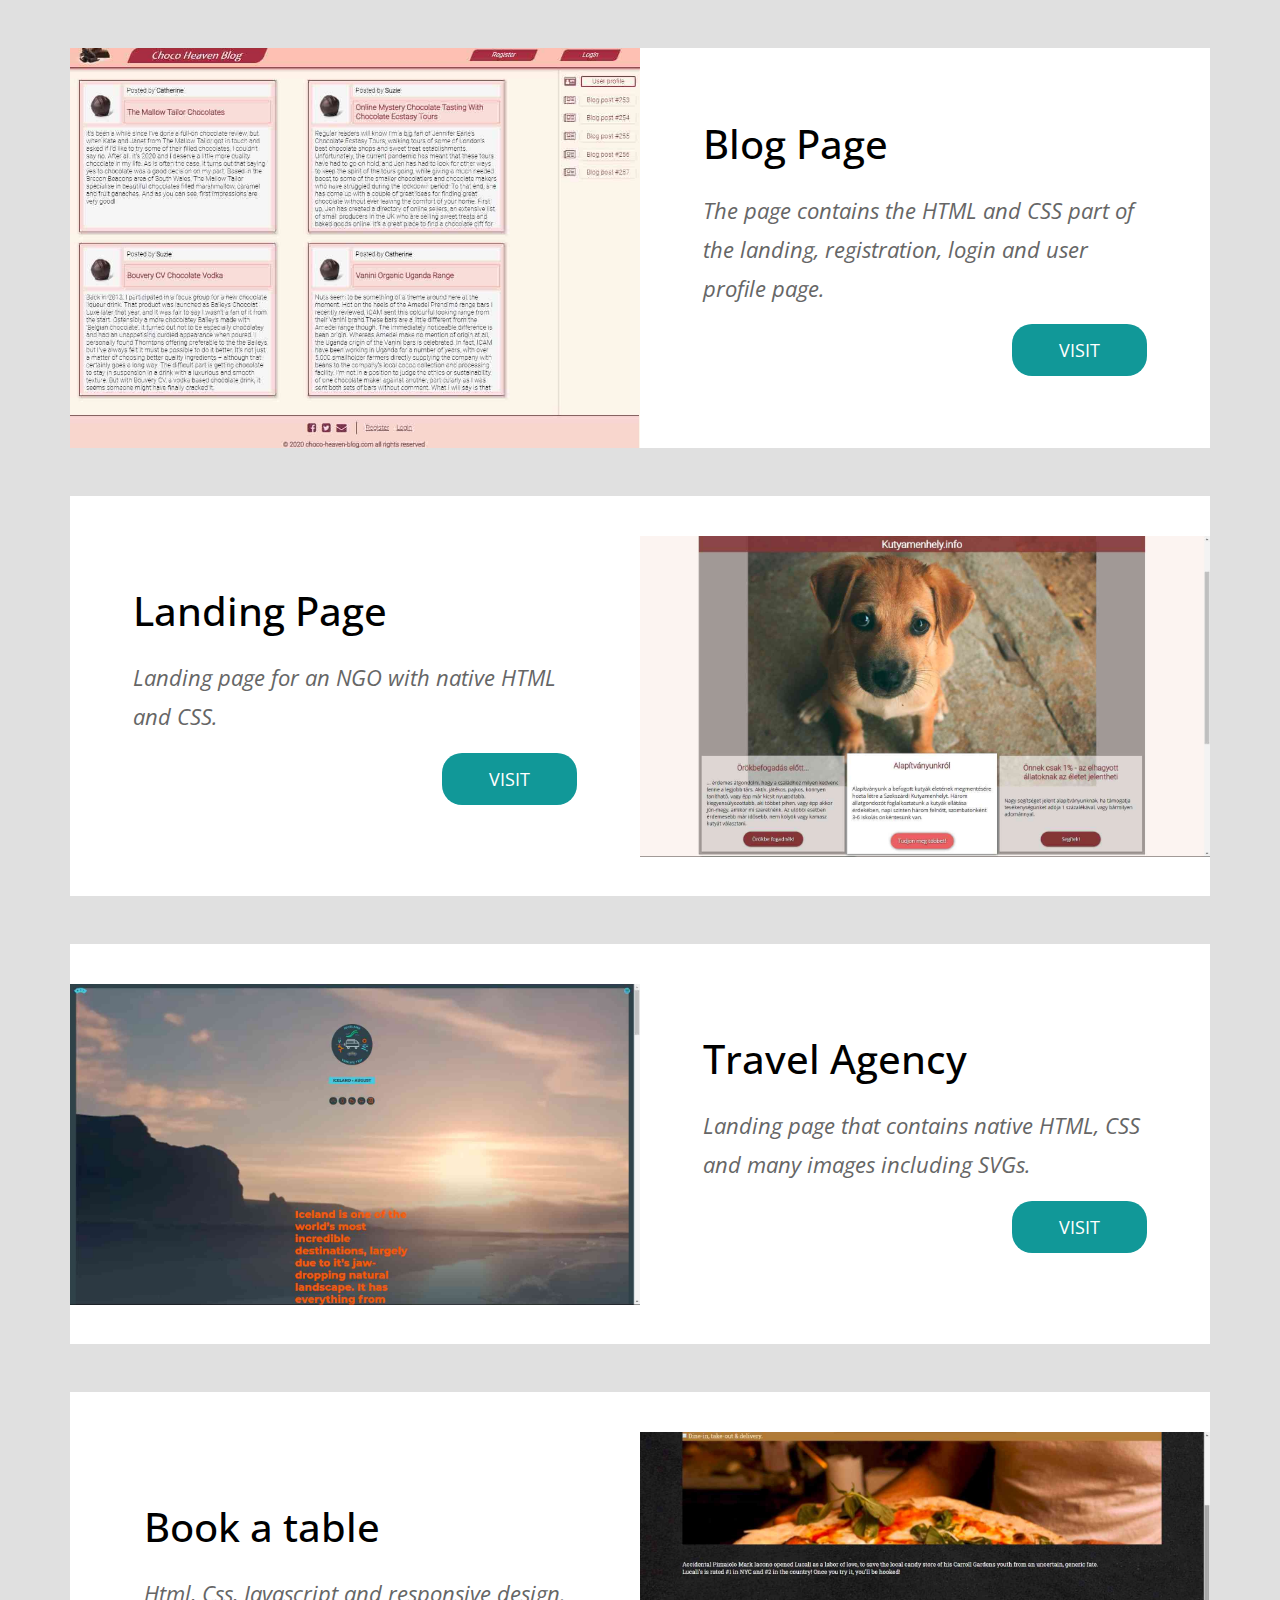
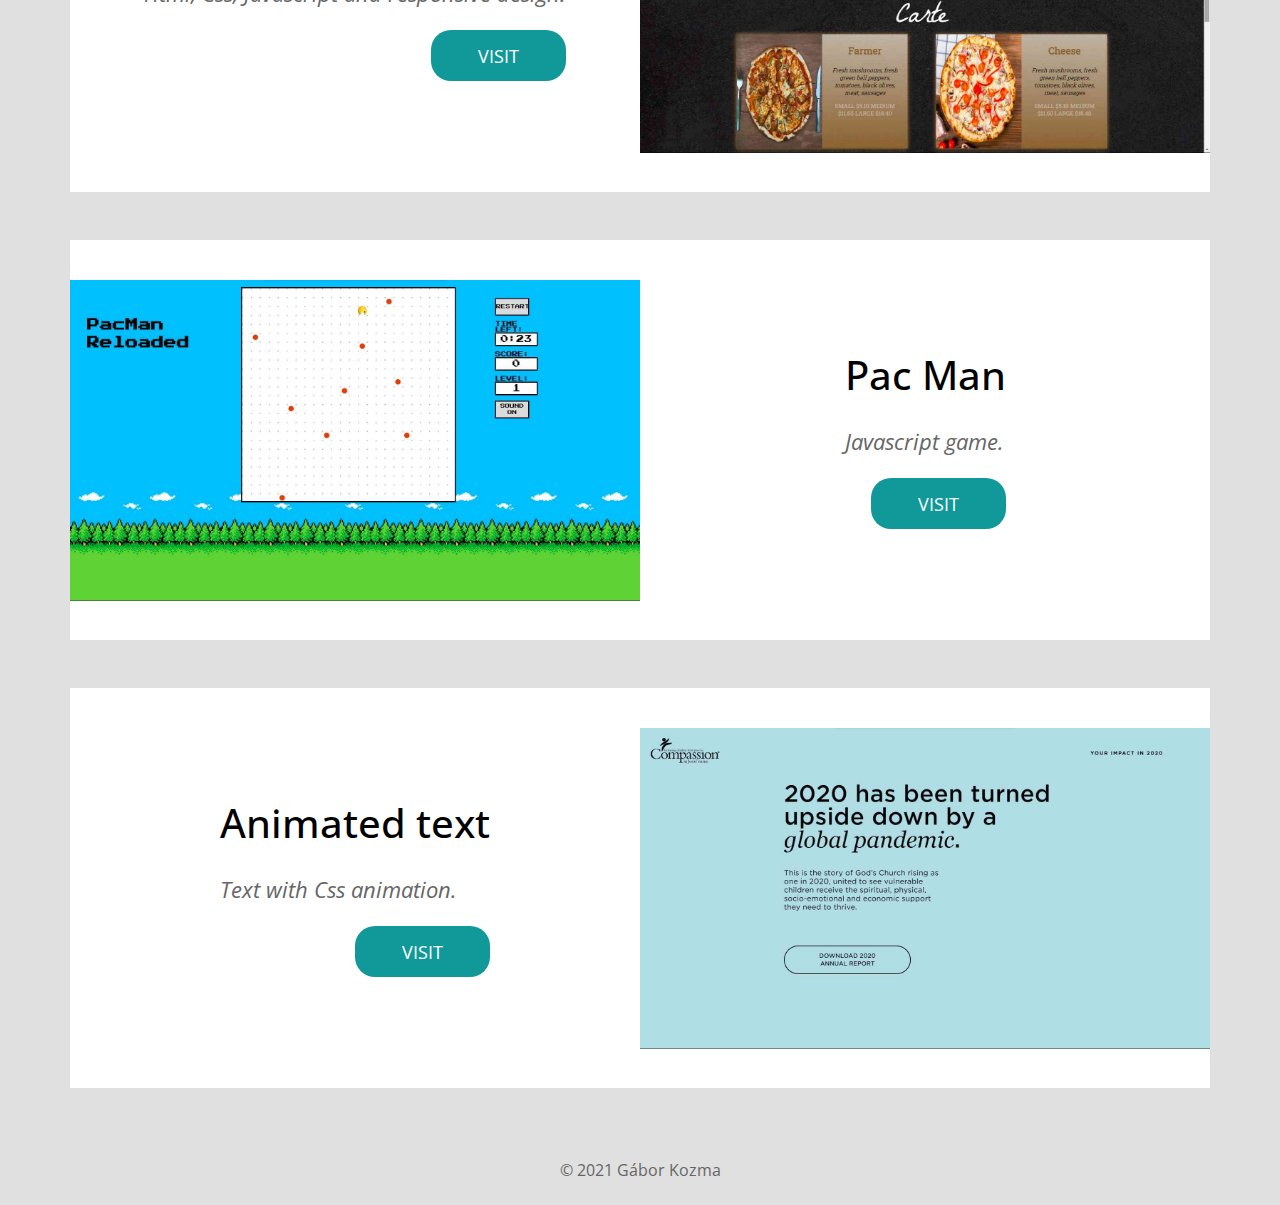
<file: index.html>
<!DOCTYPE html>
<html lang="en">
  <head>
    <meta charset="utf-8" />
    <meta name="viewport" content="width=device-width, initial-scale=1" />

    <title>My Frontend Projects</title>

    <link
      rel="stylesheet"
      href="https://fonts.googleapis.com/css?family=Open+Sans:300,400"
    />
    <link rel="stylesheet" href="css/bootstrap.min.css" />
    <link rel="stylesheet" href="css/general.css" />
    <link rel="stylesheet" href="css/style.css" />
  </head>

  <body>
    <div class="container">
      <section class="my-5 row tm-section tm-card">
        <div class="col-sm-12 col-md-12 col-lg-6 col-xl-6 p-0">
          <div class="mypic pic01 p-1 bg-white tm-section-min-h"></div>
        </div>
        <div class="col-sm-12 col-md-12 col-lg-6 col-xl-6">
          <div class="tm-flex-center p-5">
            <div class="tm-md-flex-center">
              <h1 class="tm-text-color-primary mb-4">Blog Page</h1>
              <p class="tm-quote">
                The page contains the HTML and CSS part of the landing,
                registration, login and user profile page.
              </p>
              <a
                href="https://wareg.github.io/blog-page/home.html"
                class="btn btn-primary float-lg-right tm-md-align-center"
                >Visit</a
              >
            </div>
          </div>
        </div>
      </section>

      <section class="my-5 row tm-section tm-card">
        <div class="col-sm-12 col-md-12 col-lg-6 col-xl-6 p-0">
          <div class="mypic pic02 p-1 bg-white tm-section-min-h"></div>
        </div>
        <div class="col-sm-12 col-md-12 col-lg-6 col-xl-6">
          <div class="tm-flex-center p-5">
            <div class="tm-md-flex-center">
              <h1 class="tm-text-color-primary mb-4">Landing Page</h1>
              <p class="tm-quote">
                Landing page for an NGO with native HTML and CSS.
              </p>
              <a
                href="https://wareg.github.io/landing-page/html/index.html"
                class="btn btn-primary float-lg-right tm-md-align-center"
                >Visit</a
              >
            </div>
          </div>
        </div>
      </section>

      <section class="my-5 row tm-section tm-card">
        <div class="col-sm-12 col-md-12 col-lg-6 col-xl-6 p-0">
          <div class="mypic pic03 p-1 bg-white tm-section-min-h"></div>
        </div>
        <div class="col-sm-12 col-md-12 col-lg-6 col-xl-6">
          <div class="tm-flex-center p-5">
            <div class="tm-md-flex-center">
              <h1 class="tm-text-color-primary mb-4">Travel Agency</h1>
              <p class="tm-quote">
                Landing page that contains native HTML, CSS and many images
                including SVGs.
              </p>
              <a
                href="https://wareg.github.io/travel-agency/index.html"
                class="btn btn-primary float-lg-right tm-md-align-center"
                >Visit</a
              >
            </div>
          </div>
        </div>
      </section>

      <section class="my-5 row tm-section tm-card">
        <div class="col-sm-12 col-md-12 col-lg-6 col-xl-6 p-0">
          <div class="mypic pic04 p-1 bg-white tm-section-min-h"></div>
        </div>
        <div class="col-sm-12 col-md-12 col-lg-6 col-xl-6">
          <div class="tm-flex-center p-5">
            <div class="tm-md-flex-center">
              <h1 class="tm-text-color-primary mb-4">Book a table</h1>
              <p class="tm-quote">
                Html, Css, Javascript and responsive design.
              </p>
              <a
                href="https://wareg.github.io/book-a-table/index.html"
                class="btn btn-primary float-lg-right tm-md-align-center"
                >Visit</a
              >
            </div>
          </div>
        </div>
      </section>

      <section class="my-5 row tm-section tm-card">
        <div class="col-sm-12 col-md-12 col-lg-6 col-xl-6 p-0">
          <div class="mypic pic05 p-1 bg-white tm-section-min-h"></div>
        </div>
        <div class="col-sm-12 col-md-12 col-lg-6 col-xl-6">
          <div class="tm-flex-center p-5">
            <div class="tm-md-flex-center">
              <h1 class="tm-text-color-primary mb-4">Pac Man</h1>
              <p class="tm-quote">Javascript game.</p>
              <a
                href="https://wareg.github.io/pacman-game/index.html"
                class="btn btn-primary float-lg-right tm-md-align-center"
                >Visit</a
              >
            </div>
          </div>
        </div>
      </section>

      <section class="my-5 row tm-section tm-card">
        <div class="col-sm-12 col-md-12 col-lg-6 col-xl-6 p-0">
          <div class="mypic pic06 p-1 bg-white tm-section-min-h"></div>
        </div>
        <div class="col-sm-12 col-md-12 col-lg-6 col-xl-6">
          <div class="tm-flex-center p-5">
            <div class="tm-md-flex-center">
              <h1 class="tm-text-color-primary mb-4">Animated text</h1>
              <p class="tm-quote">Text with Css animation.</p>
              <a
                href="https://wareg.github.io/awwwards/main.html"
                class="btn btn-primary float-lg-right tm-md-align-center"
                >Visit</a
              >
            </div>
          </div>
        </div>
      </section>

      <div class="row">
        <div class="col-lg-12">
          <p class="text-center small tm-copyright-text mb-0">
            &copy; <span class="tm-current-year">2021</span> Gábor Kozma
          </p>
        </div>
      </div>
    </div>
  </body>
</html>
</file>
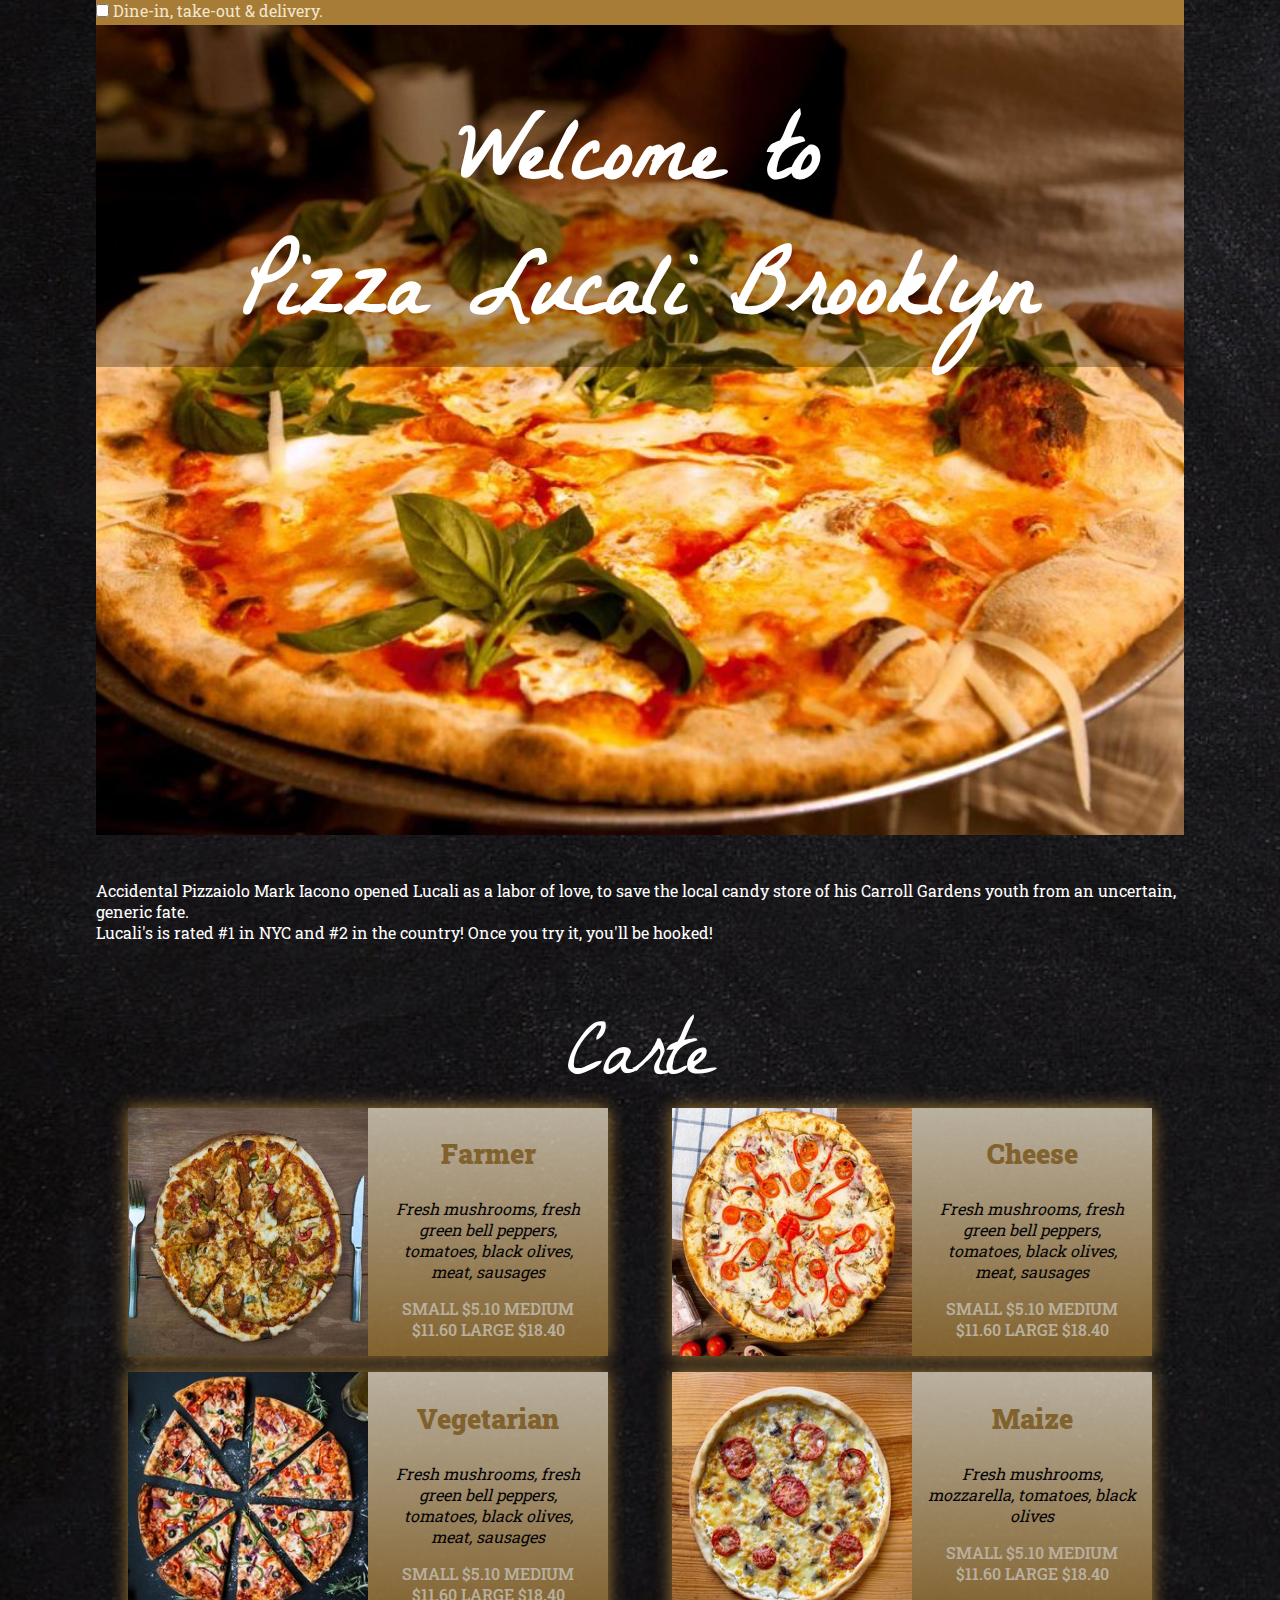
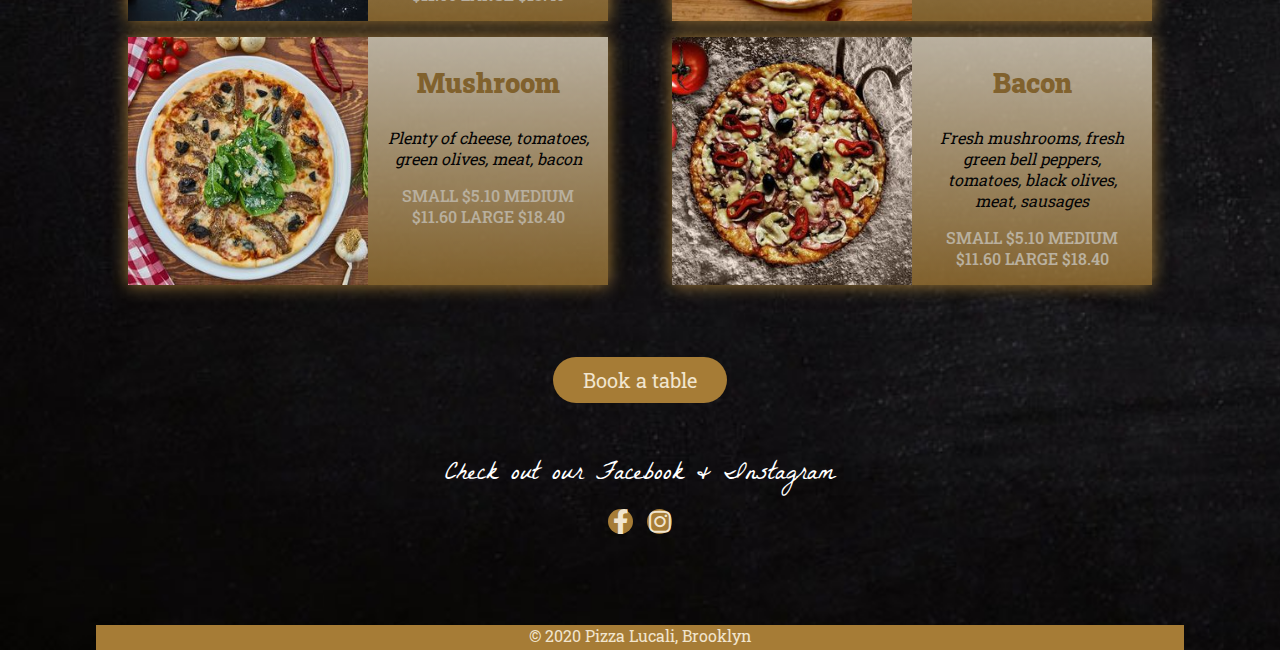
<file: book-a-table/index.html>
<!DOCTYPE html>
<html lang="en">
<head>
	<meta charset="UTF-8">
	<meta name="viewport" content="width=device-width, initial-scale=1.0">
	<title>Document</title>
	<link rel="stylesheet" href="./style.css">
	<link rel="stylesheet" href="./style_a.css">
	<link rel="preconnect" href="https://fonts.gstatic.com">
	<link href="https://fonts.googleapis.com/css2?family=La+Belle+Aurore&display=swap" rel="stylesheet">
	<link href="https://fonts.googleapis.com/css2?family=Roboto+Slab&display=swap" rel="stylesheet">
	<link rel="stylesheet" href="https://use.fontawesome.com/releases/v5.8.1/css/all.css">
</head>
<body>
    <div class="page-container">

        <!-- Anita -->
        <nav class="hamburger-menu">
					<input type="checkbox">
					Dine-in, take-out & delivery.
        </nav>
        <div class="welcome-div">
						<!-- div background image -->
						<h1>Welcome to <br>Pizza Lucali Brooklyn</h1>
						<!-- <img id="logo" src="./img/logo.png" alt="logo"> -->
        </div>
        <div class="intro-div">
            <p>Accidental Pizzaiolo Mark Iacono opened Lucali as a labor of love, to save the local candy store of his Carroll Gardens youth from an uncertain, generic fate. <br>
							Lucali's is rated #1 in NYC and #2 in the country! Once you try it, you'll be hooked!
						</p>
				</div>
				
        <!-- Gábor -->
        <div id="carte">Carte</div>
        <div class="pizza-menu-div">
            <div class="menu-item">
                <img src="./images/pizza-8.jpg" alt="">
                <div class="menu-item-text">
                    <p>Farmer</p>
                    <p>Fresh mushrooms, fresh green bell peppers, tomatoes, black olives, meat, sausages</p>
                    <p>SMALL $5.10 MEDIUM $11.60 LARGE $18.40</p>
                </div>    
            </div>
            <div class="menu-item">
                <img src="./images/pizza-7.jpg" alt="">
                <div class="menu-item-text">
                    <p>Cheese</p>
                    <p>Fresh mushrooms, fresh green bell peppers, tomatoes, black olives, meat, sausages</p>
                    <p>SMALL $5.10 MEDIUM $11.60 LARGE $18.40</p>
                </div>    
            </div>
            <div class="menu-item">
                <img src="./images/pizza-1.jpg" alt="">
                <div class="menu-item-text">
                    <p>Vegetarian</p>
                    <p>Fresh mushrooms, fresh green bell peppers, tomatoes, black olives, meat, sausages</p>
                    <p>SMALL $5.10 MEDIUM $11.60 LARGE $18.40</p>
                </div>    
            </div>
            <div class="menu-item">
                <img src="./images/pizza-2.jpg" alt="">
                <div class="menu-item-text">
                    <p>Maize</p>
                    <p>Fresh mushrooms, mozzarella, tomatoes, black olives</p>
                    <p>SMALL $5.10 MEDIUM $11.60 LARGE $18.40</p>
                </div>    
            </div>
            <div class="menu-item">
                <img src="./images/pizza-5.jpg" alt="">
                <div class="menu-item-text">
                    <p>Mushroom</p>
                    <p>Plenty of cheese, tomatoes, green olives, meat, bacon</p>
                    <p>SMALL $5.10 MEDIUM $11.60 LARGE $18.40</p>
                </div>    
            </div>
            <div class="menu-item">
                <img src="./images/pizza-4.jpg" alt="">
                <div class="menu-item-text">
                    <p>Bacon</p>
                    <p>Fresh mushrooms, fresh green bell peppers, tomatoes, black olives, meat, sausages</p>
                    <p>SMALL $5.10 MEDIUM $11.60 LARGE $18.40</p>
                </div>    
            </div>
        </div>
        <!-- Árpád -->
        <div class="reservation">
            <form action="./reservation.html">
                <input type="submit" value="Book a table">
            </form>
        </div>
        
        <!-- Anita -->
        <footer>
            <div class="social">
                <p>Check out our Facebook & Instagram</p>
            </div>
            <div class="social-accounts">
                <a href="https://www.facebook.com/Lucalis-176347757162/" target="blank"><i class="fab fa-facebook-f"></i></a>
                <a href="https://www.instagram.com/lucali_bk/" target="blank"><i class="fab fa-instagram"></i></a>
            </div>
            <div class="copyright">
                    <p>&copy 2020 Pizza Lucali, Brooklyn</p>
            </div>
        </footer>
    </div>
</body>
</html>
</file>
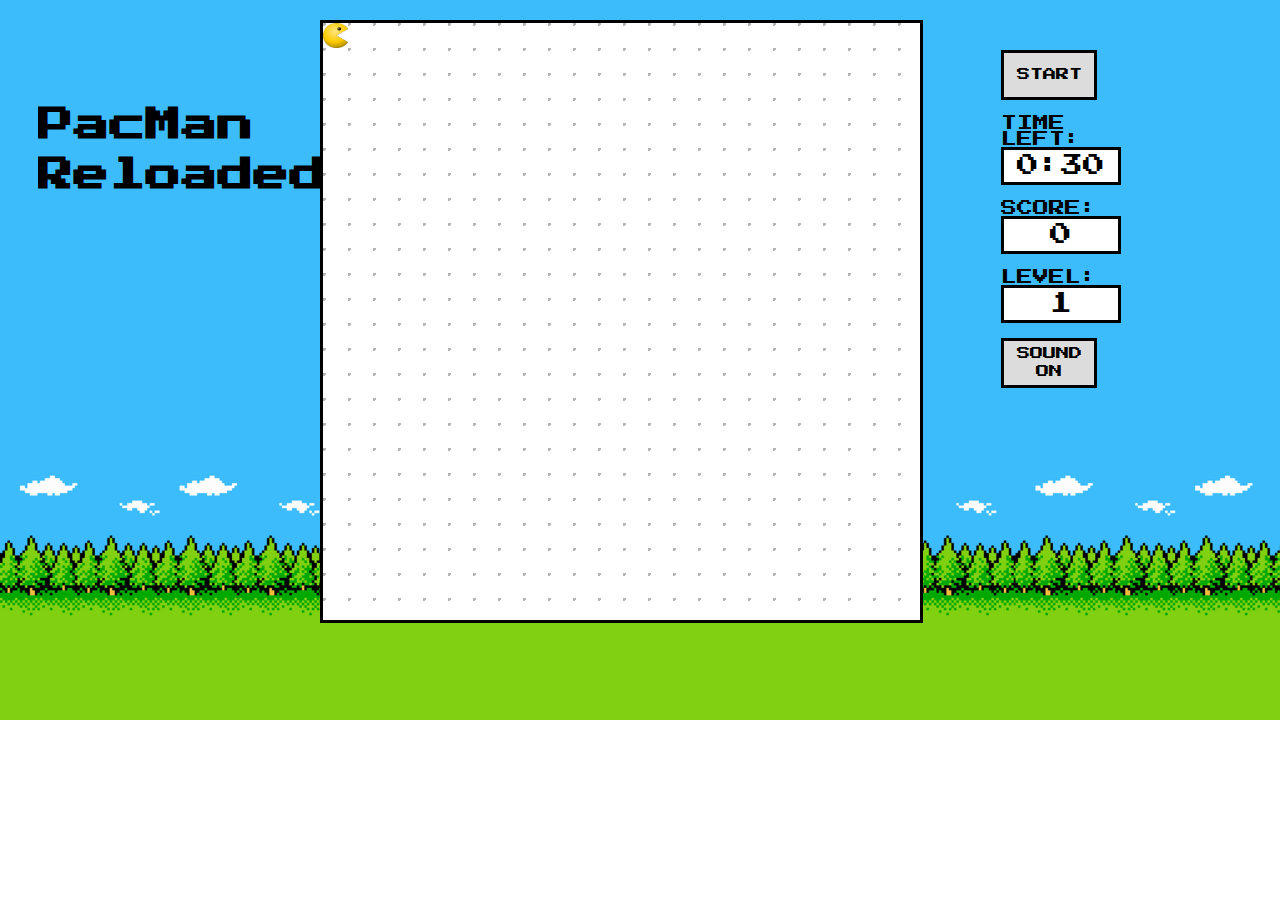
<file: pacman-game/index.html>
<!DOCTYPE html>
<html lang="en">
<head>
    <title>Pacman Reloaded</title>
    <meta charset="UTF-8">
    <link rel="stylesheet" href="./style.css">
    <script src="./game.js"></script>
    <link rel="preconnect" href="https://fonts.gstatic.com">
    <link href="https://fonts.googleapis.com/css2?family=Press+Start+2P&display=swap" rel="stylesheet">
</head>

<body>
    <div id="title"><h1>PacMan Reloaded</h1></div>

    <div id="board">
        <div id="pacman">
            <img id="pacImg" src="./img/pacman.png" alt="">
        </div>

        <div id="block" class="block"></div>

        <div id="gameOver">
            <p>GAME OVER</p>
        </div>

        <div id="uWon">
            <p> CONGRATS, CHAMP!</p>
        </div>

        <!-- <div id="food" class="food"></div> -->
    </div>

    <div id="panel">
        <button id="start">START</button>
        TIME LEFT: <div id="time">0:30</div>
        SCORE: <div id="score">0</div>
        LEVEL: <div id="level">1</div>
        <button id="sound">SOUND ON</button>
    </div>

</body>

</html>
</file>
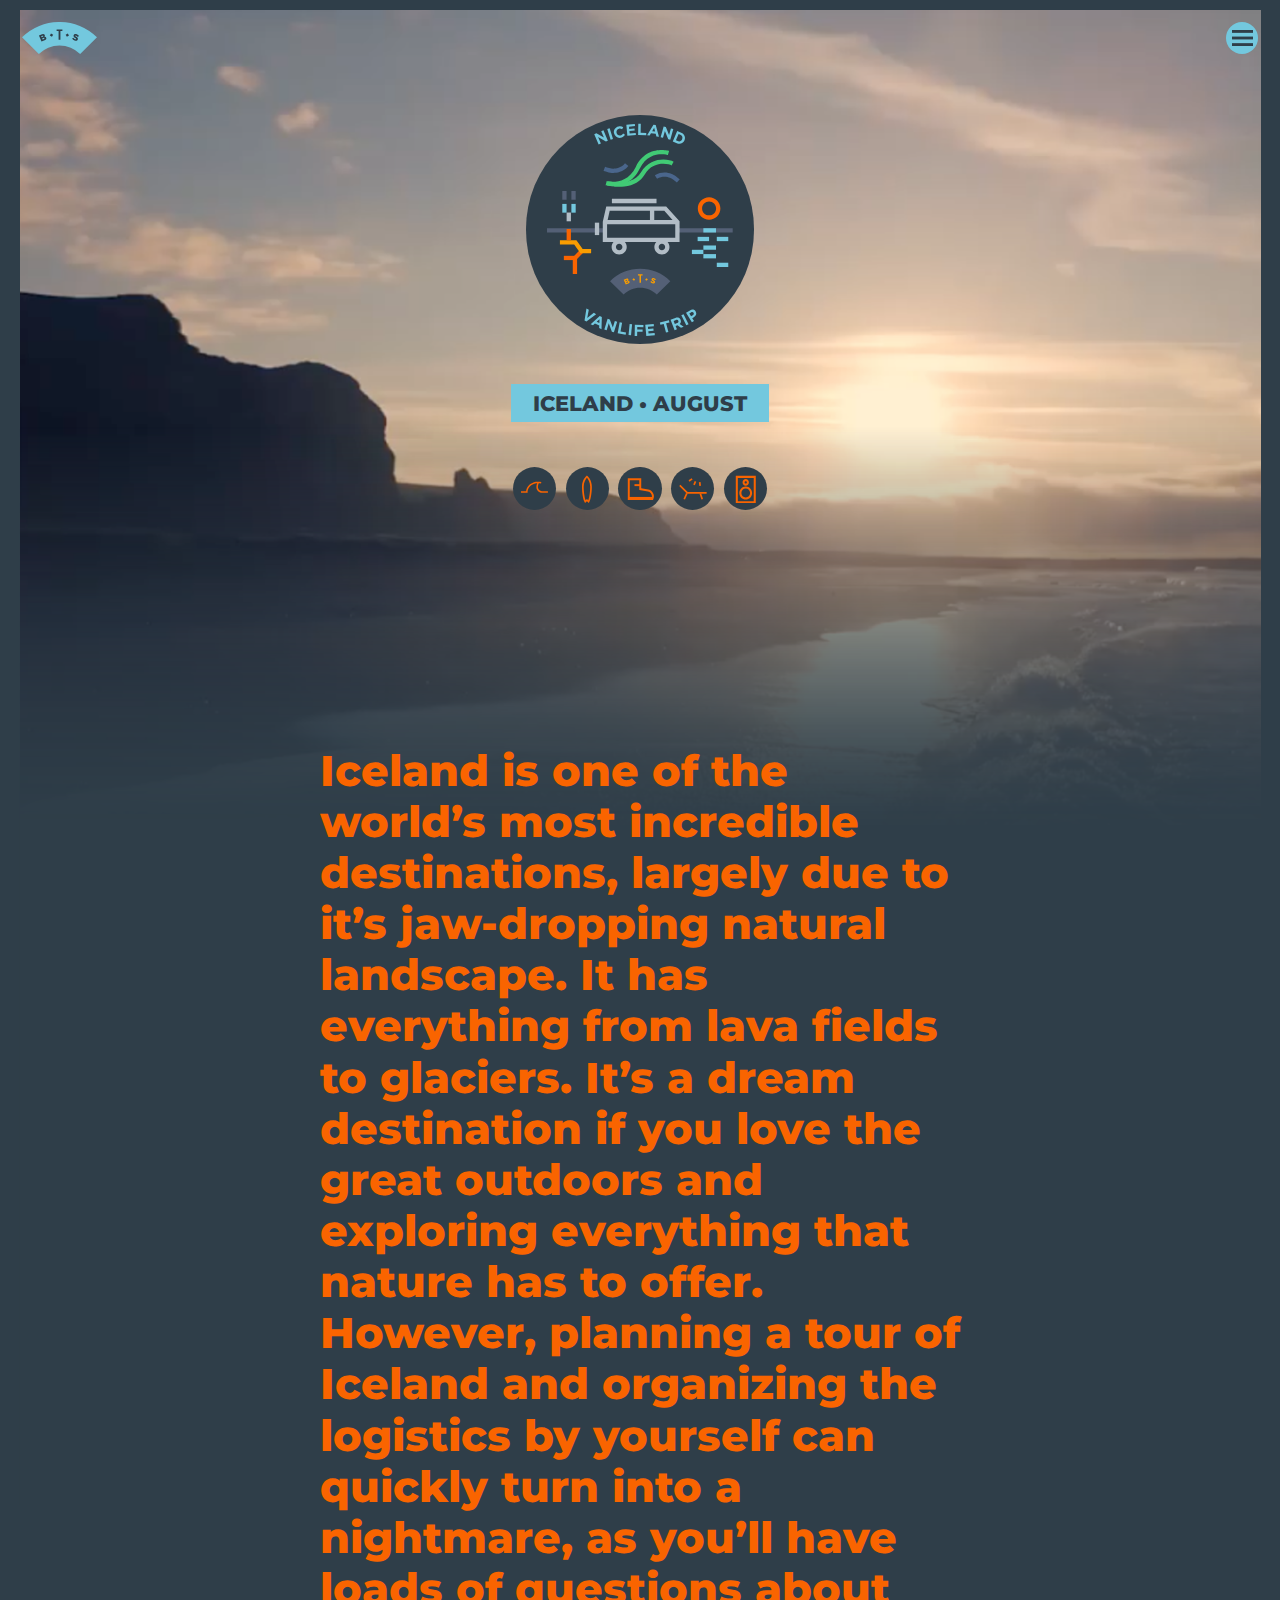
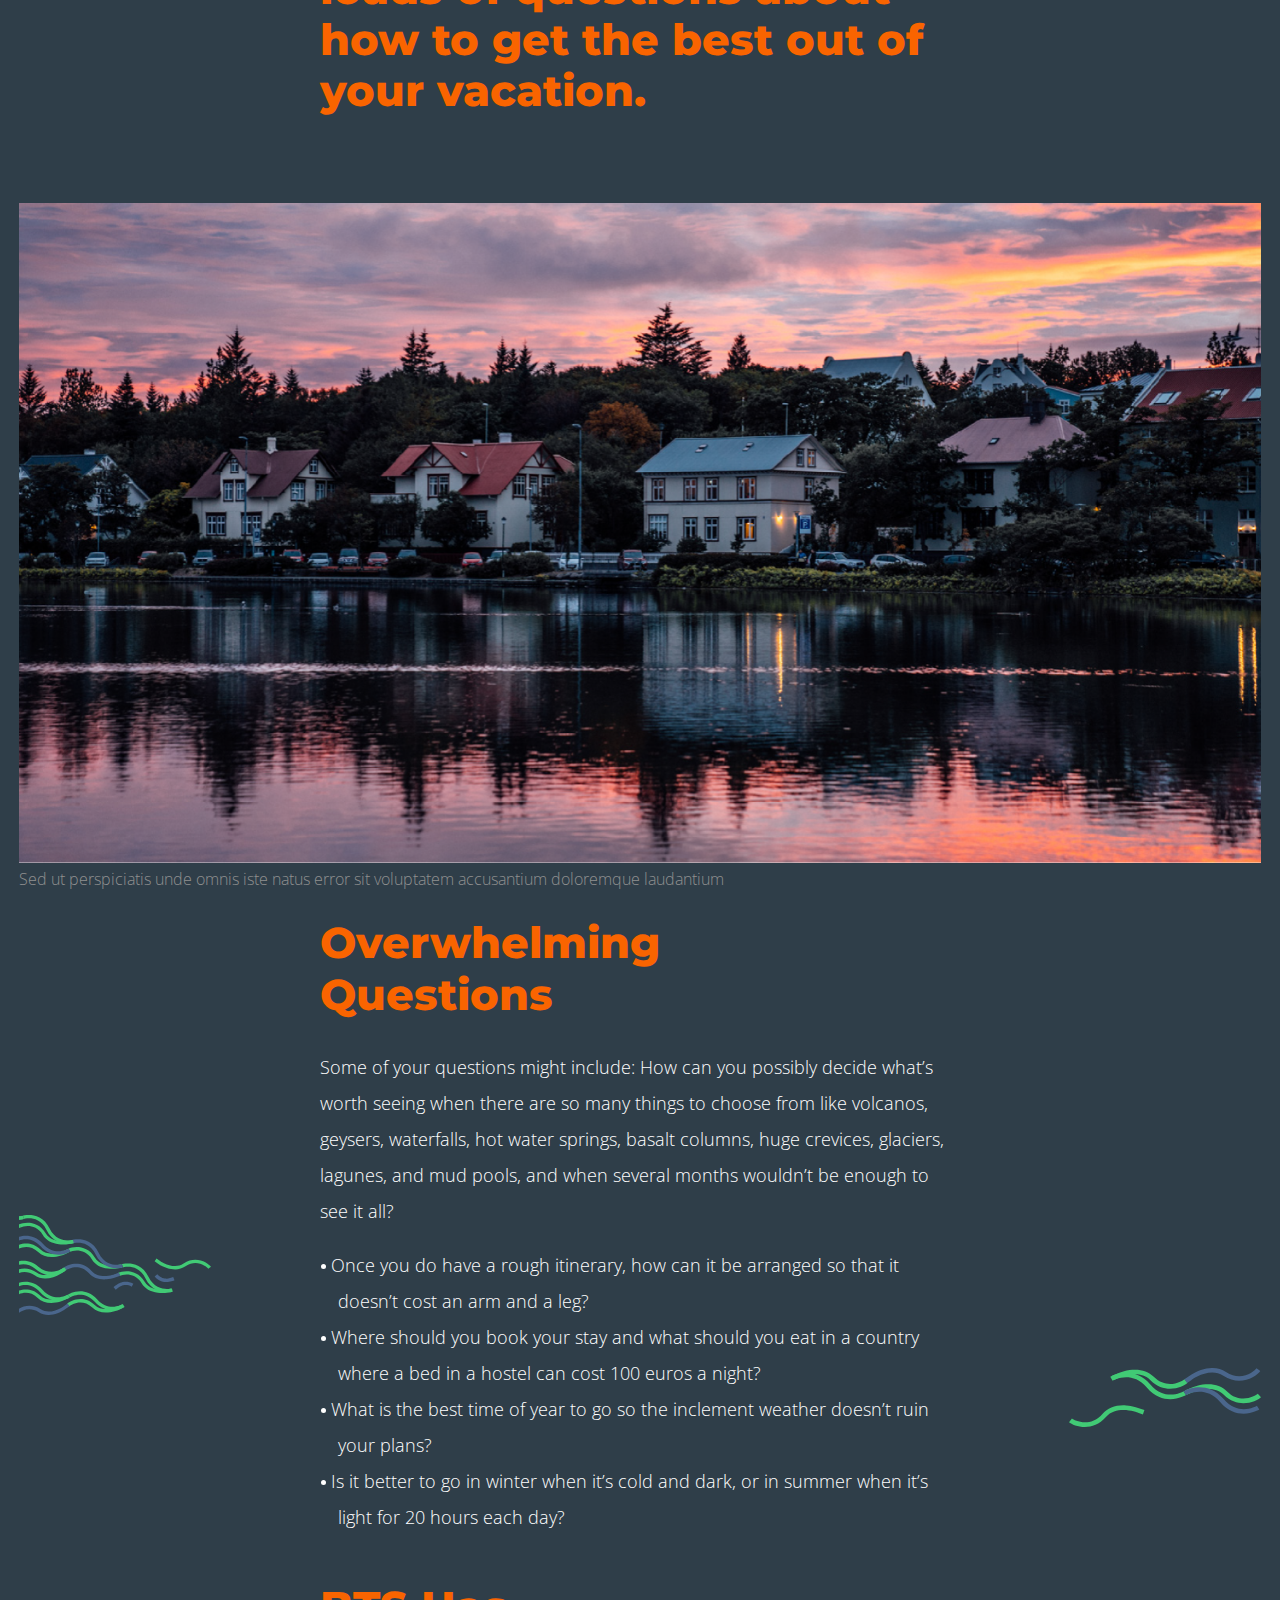
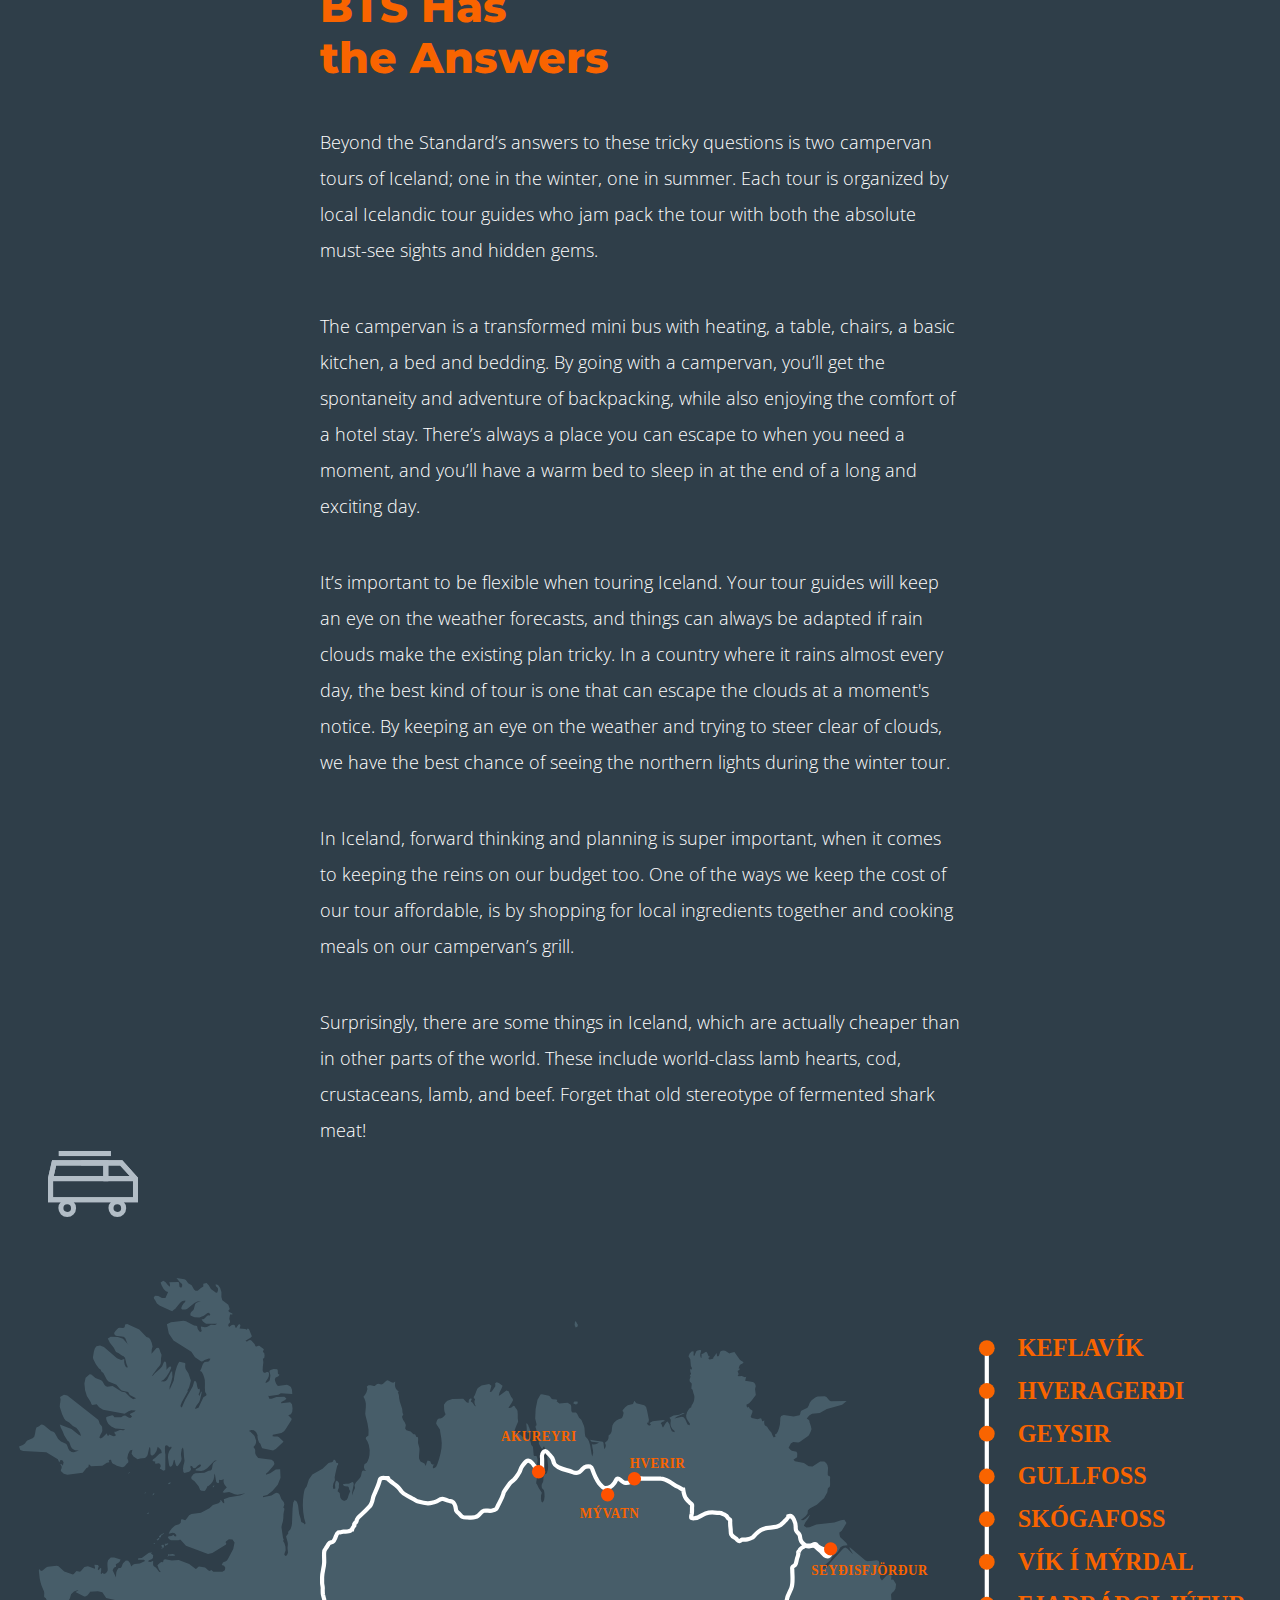
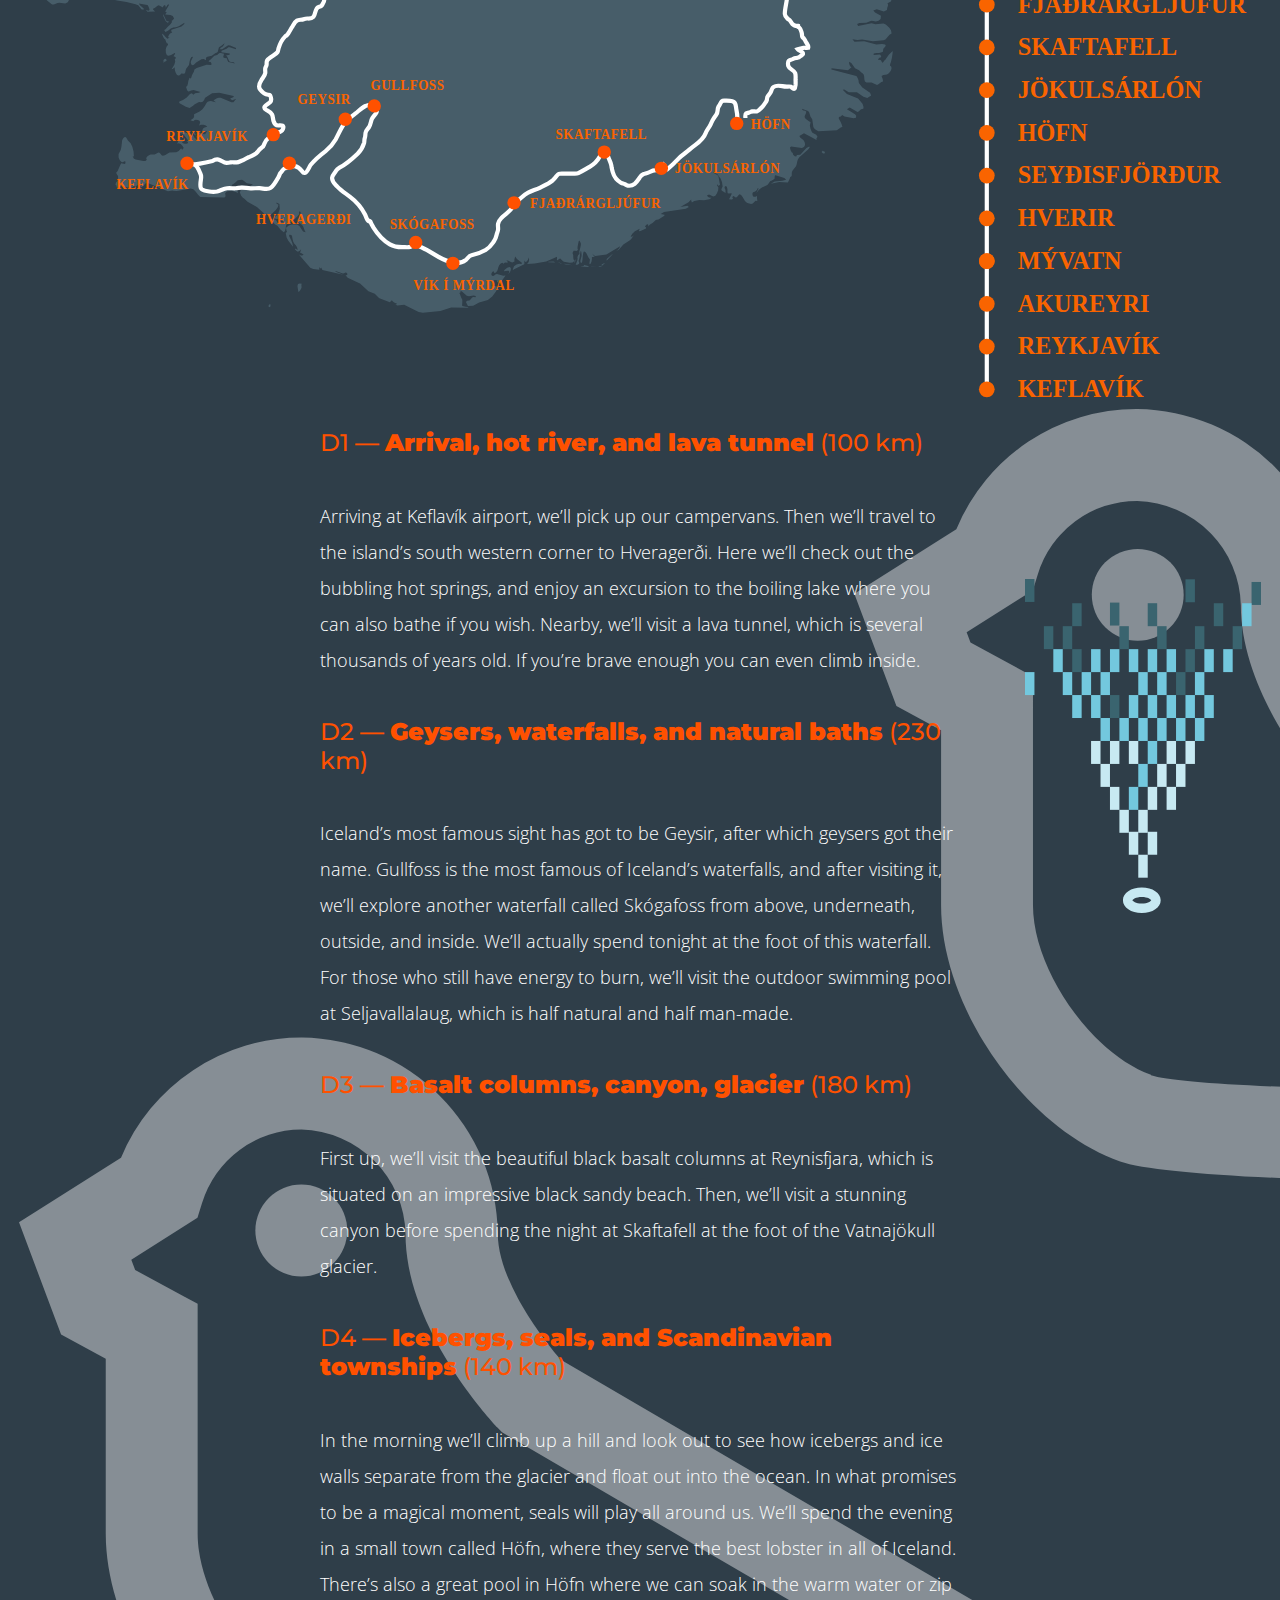
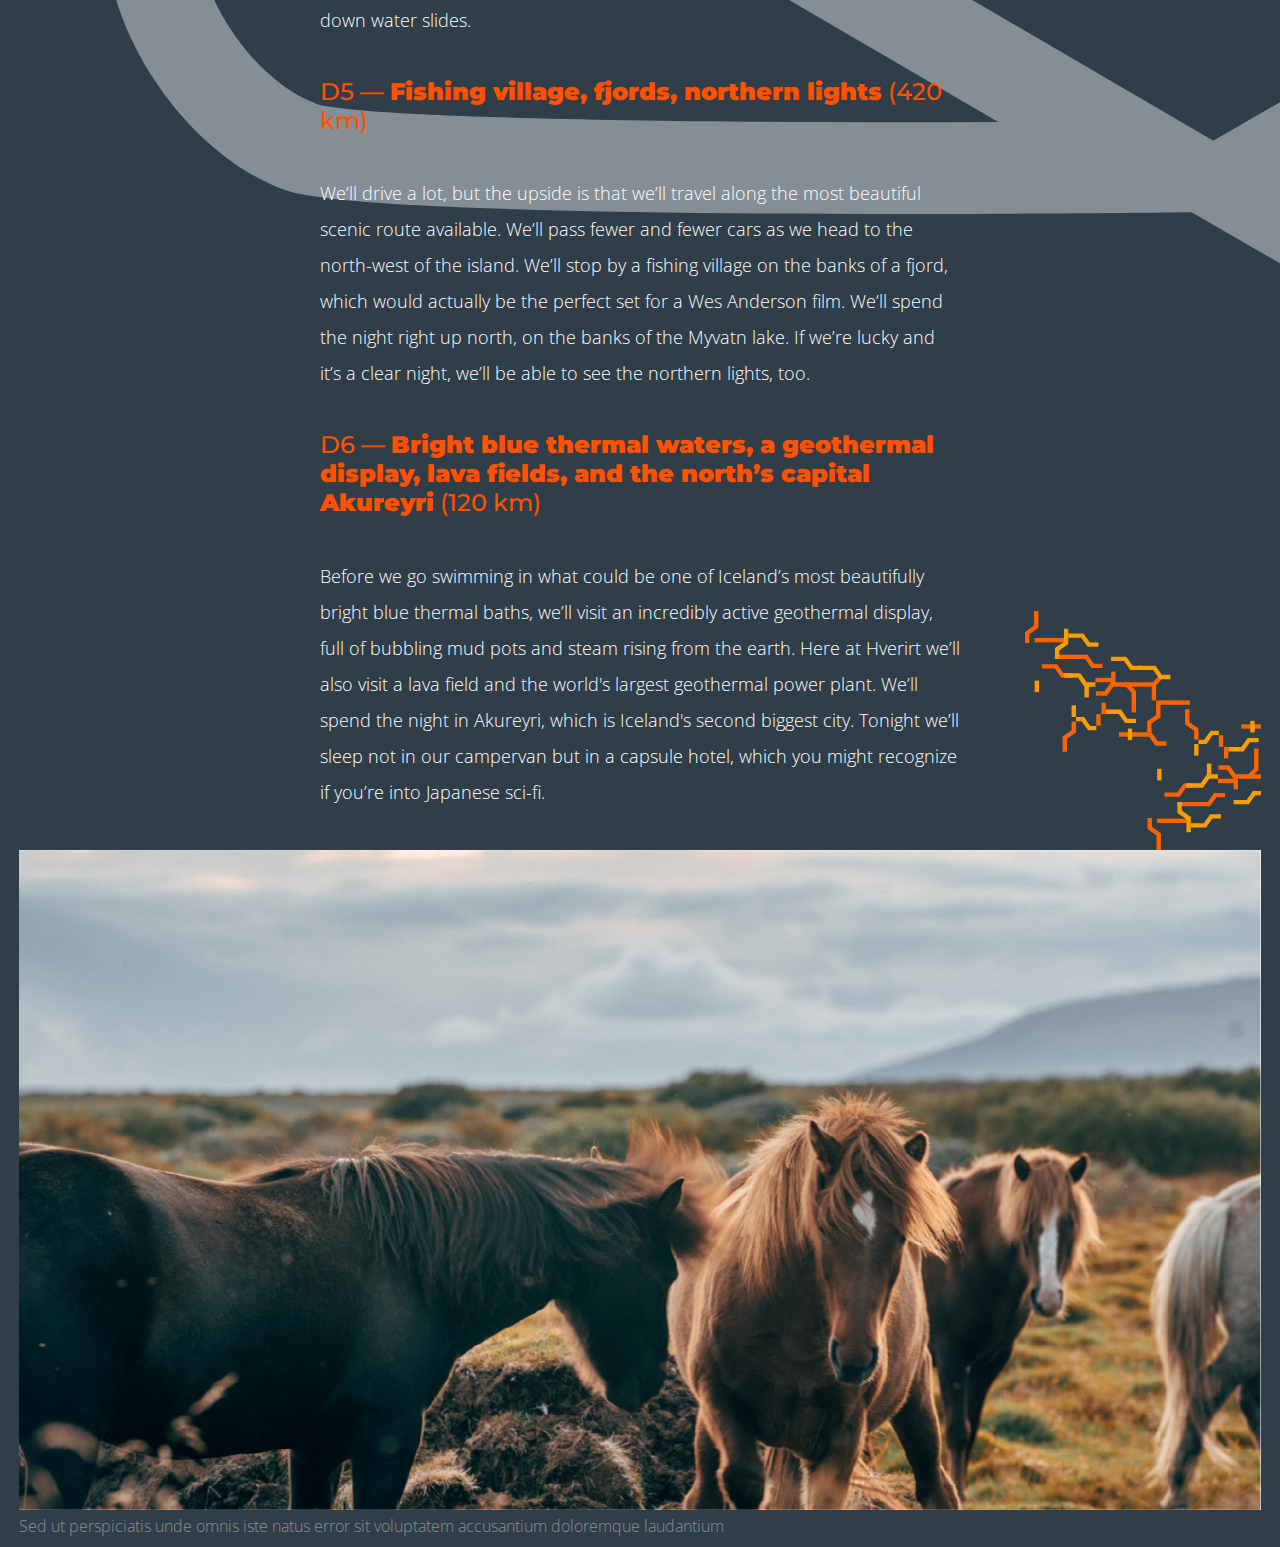
<file: travel-agency/index.html>
<!DOCTYPE html>
<html lang="en">

<head>
    <meta charset="UTF-8">
    <meta name="viewport" content="width=device-width, initial-scale=1.0">
    <link rel="shortcut icon" href="./img/icons/boot.svg" type="image/x-icon">
    <link rel="preconnect" href="https://fonts.gstatic.com">
    <link href="https://fonts.googleapis.com/css2?family=Montserrat:ital,wght@0,400;0,500;0,800;0,900;1,400;1,500;1,800;1,900&family=Open+Sans:ital,wght@0,300;0,400;0,600;1,300;1,400;1,600&display=swap"
    rel="stylesheet">
    <link rel="stylesheet" href="./src/style.css">
    <title>Travel Agency</title>
</head>

<body>
    <div class="container">
        <div class="top-bar">
            <div class="top-left">
                <img src="./img/icons/SVG/BTS-logo.svg"></img>
            </div>
            <div class="top-right">
                <img src="./img/icons/SVG/burger-bars.svg"></img>
            </div>
        </div>
        
        <div class="header">
            <div class="logo-menu">
                <div class="disc">
                    <img src="./img/disc-logo.svg"></img>
                </div>

                <div class="title-bar">
                    <h3>ICELAND • AUGUST</h3>
                </div>
                <div class="menu-bar">
                    <div class="menu-icon">
                        <img src="./img/icons/wave.svg"></img>
                    </div>
                    <div class="menu-icon">
                        <img src="./img/icons/surf-board.svg"></img>
                    </div>
                    <div class="menu-icon">
                        <img src="./img/icons/boot.svg"></img>
                    </div>
                    <div class="menu-icon">
                        <img src="./img/icons/tanning.svg"></img>
                    </div>
                    <div class="menu-icon">
                        <img src="./img/icons/speaker.svg"></img>
                    </div>
                </div>
            </div>

            <h1>
                Iceland is one of the world’s most incredible destinations, largely due to it’s jaw-dropping natural
                landscape. It has everything from
                lava fields to glaciers. It’s a dream destination if you love the great outdoors and exploring
                everything that nature has to offer.
                However, planning a tour of Iceland and organizing the logistics by yourself can quickly turn into a
                nightmare, as you’ll have loads
                of questions about how to get the best out of your vacation.
            </h1>
        </div>
        <div class="text-box">
        </div>

        <div class="imgdiv"><img src="./img/middle-pic.png" alt=""></div>
        <div class="imgcaption">Sed ut perspiciatis unde omnis iste natus error sit voluptatem accusantium doloremque
            laudantium</div>

        <div class="flexcont-middle1">

            <div class="img-waves-left">
                <img class="img-waves-left__img" src="./img/waves_left.svg" alt="">
            </div>

            <div class="text-box">
                <h1>Overwhelming<br>Questions</h1>
                Some of your questions might include: How can you possibly decide what’s worth seeing when there are so many things to choose from like
                volcanos, geysers, waterfalls, hot water springs, basalt columns, huge crevices, glaciers, lagunes, and mud pools, and when several months
                wouldn’t be enough to see it all?
                <ul>
                    <li>Once you do have a rough itinerary, how can it be arranged so that it doesn’t cost an arm and a leg?</li>
                    <li>Where should you book your stay and what should you eat in a country where a bed in a hostel can cost 100 euros a night?</li>
                    <li>What is the best time of year to go so the inclement weather doesn’t ruin your plans?</li>
                    <li>Is it better to go in winter when it’s cold and dark, or in summer when it’s light for 20 hours each day?</li>
                </ul>
            </div>

            <div class="img-waves-right">
                <img class="img-waves-right__img" src="./img/waves_right.svg" alt="">
            </div>
        </div>

        
        <div class="flexcont-middle2">

            <div class="img-car-left">
                <img class="img-car-left__img" src="./img/car.svg" alt="">
            </div>

            <div class="text-box">
                <h1>BTS Has<br>the Answers</h1>
                <p>Beyond the Standard’s answers to these tricky questions is two campervan tours of Iceland; one in the
                    winter, one in summer. Each tour
                    is organized by local Icelandic tour guides who jam pack the tour with both the absolute must-see
                    sights and hidden gems.</p>
                <p> The campervan is a transformed mini bus with heating, a table, chairs, a basic kitchen, a bed and
                    bedding. By going with a campervan,
                    you’ll get the spontaneity and adventure of backpacking, while also enjoying the comfort of a hotel
                    stay. There’s always a place you can escape to when you need a moment, and you’ll have a warm bed to
                    sleep in at the end of a long and
                    exciting day.</p>
                <p> It’s important to be flexible when touring Iceland. Your tour guides will keep an eye on the weather
                    forecasts, and things can always
                    be adapted if rain clouds make the existing plan tricky. In a country where it rains almost every
                    day, the best kind of tour is one
                    that can escape the clouds at a moment's notice. By keeping an eye on the weather and trying to
                    steer clear of clouds, we have the
                    best chance of seeing the northern lights during the winter tour.</p>
                <p> In Iceland, forward thinking and planning is super important, when it comes to keeping the reins on
                    our budget too. One of the ways we
                    keep the cost of our tour affordable, is by shopping for local ingredients together and cooking
                    meals on our campervan’s grill.</p>
                <p> Surprisingly, there are some things in Iceland, which are actually cheaper than in other parts of
                    the world. These include world-class
                    lamb hearts, cod, crustaceans, lamb, and beef. Forget that old stereotype of fermented shark meat!
                </p>
            </div>

            <div class="img-spacer-right">
            </div>
        </div>

        <div class="imgdiv">
            <img src="./img/icons/SVG/map.svg" alt="">
        </div>

       <div class="bottom-container">
        <div class="bottom-left">
            <img src="./img/icons/SVG/seals.svg"></img>
        </div>
        <div class="text-box">
            <h2>D1 — <span>Arrival, hot river, and lava tunnel</span> (100 km)</h2>
            <p>
                Arriving at Keflavík airport, we’ll pick up our campervans. Then we’ll travel to the island’s south western corner to Hveragerði. Here
                we’ll check out the bubbling hot springs, and enjoy an excursion to the boiling lake where you can also bathe if you wish. Nearby,
                we’ll visit a lava tunnel, which is several thousands of years old. If you’re brave enough you can even climb inside.</p>
            <h2>D2 — <span>Geysers, waterfalls, and natural baths</span> (230 km)</h2>
            <p>Iceland’s most famous sight has got to be Geysir, after which geysers got their name. Gullfoss is the most famous of Iceland’s
                waterfalls, and after visiting it, we’ll explore another waterfall called Skógafoss from above, underneath, outside, and inside. We’ll
                actually spend tonight at the foot of this waterfall. For those who still have energy to burn, we’ll visit the outdoor swimming pool
                at Seljavallalaug, which is half natural and half man-made.</p>
            <h2>D3 — <span>Basalt columns, canyon, glacier</span> (180 km)</h2>
            <p>First up, we’ll visit the beautiful black basalt columns at Reynisfjara, which is situated on an impressive black sandy beach. Then,
                we’ll visit a stunning canyon before spending the night at Skaftafell at the foot of the Vatnajökull glacier.</p>
            <h2>D4 — <span>Icebergs, seals, and Scandinavian townships</span> (140 km)</h2>
            <p>In the morning we’ll climb up a hill and look out to see how icebergs and ice walls separate from the glacier and float out into the
                ocean. In what promises to be a magical moment, seals will play all around us. We’ll spend the evening in a small town called Höfn,
                where they serve the best lobster in all of Iceland. There’s also a great pool in Höfn where we can soak in the warm water or zip down
                water slides.</p>
            <h2>D5 — <span>Fishing village, fjords, northern lights</span> (420 km)</h2>
            <p> We’ll drive a lot, but the upside is that we’ll travel along the most beautiful scenic route available. We’ll pass fewer and fewer
                cars as we head to the north-west of the island. We’ll stop by a fishing village on the banks of a fjord, which would actually be the
                perfect set for a Wes Anderson film. We’ll spend the night right up north, on the banks of the Myvatn lake. If we’re lucky and it’s a
                clear night, we’ll be able to see the northern lights, too.</p>
            <h2>D6 — <span>Bright blue thermal waters, a geothermal display, lava fields, and the north’s capital Akureyri</span> (120 km)</h2>
            <p>Before we go swimming in what could be one of Iceland’s most beautifully bright blue thermal baths, we’ll visit an incredibly active
                geothermal display, full of bubbling mud pots and steam rising from the earth. Here at Hverirt we’ll also visit a lava field and the
                world's largest geothermal power plant. We’ll spend the night in Akureyri, which is Iceland's second biggest city. Tonight we’ll sleep
                not in our campervan but in a capsule hotel, which you might recognize if you’re into Japanese sci-fi.</p>
        </div>
        <div class="bottom-right">
            <img src="./img/icons/SVG/geysir.svg"></img>
            <img src="./img/icons/SVG/lava.svg"></img>
        </div>
       </div> 
        <div class="imgdiv"><img src="./img/bottom-pic.png" alt=""></div>
        <div class="imgcaption">Sed ut perspiciatis unde omnis iste natus error sit voluptatem accusantium doloremque laudantium</div>
    </div>
</body>

</html>
</file>
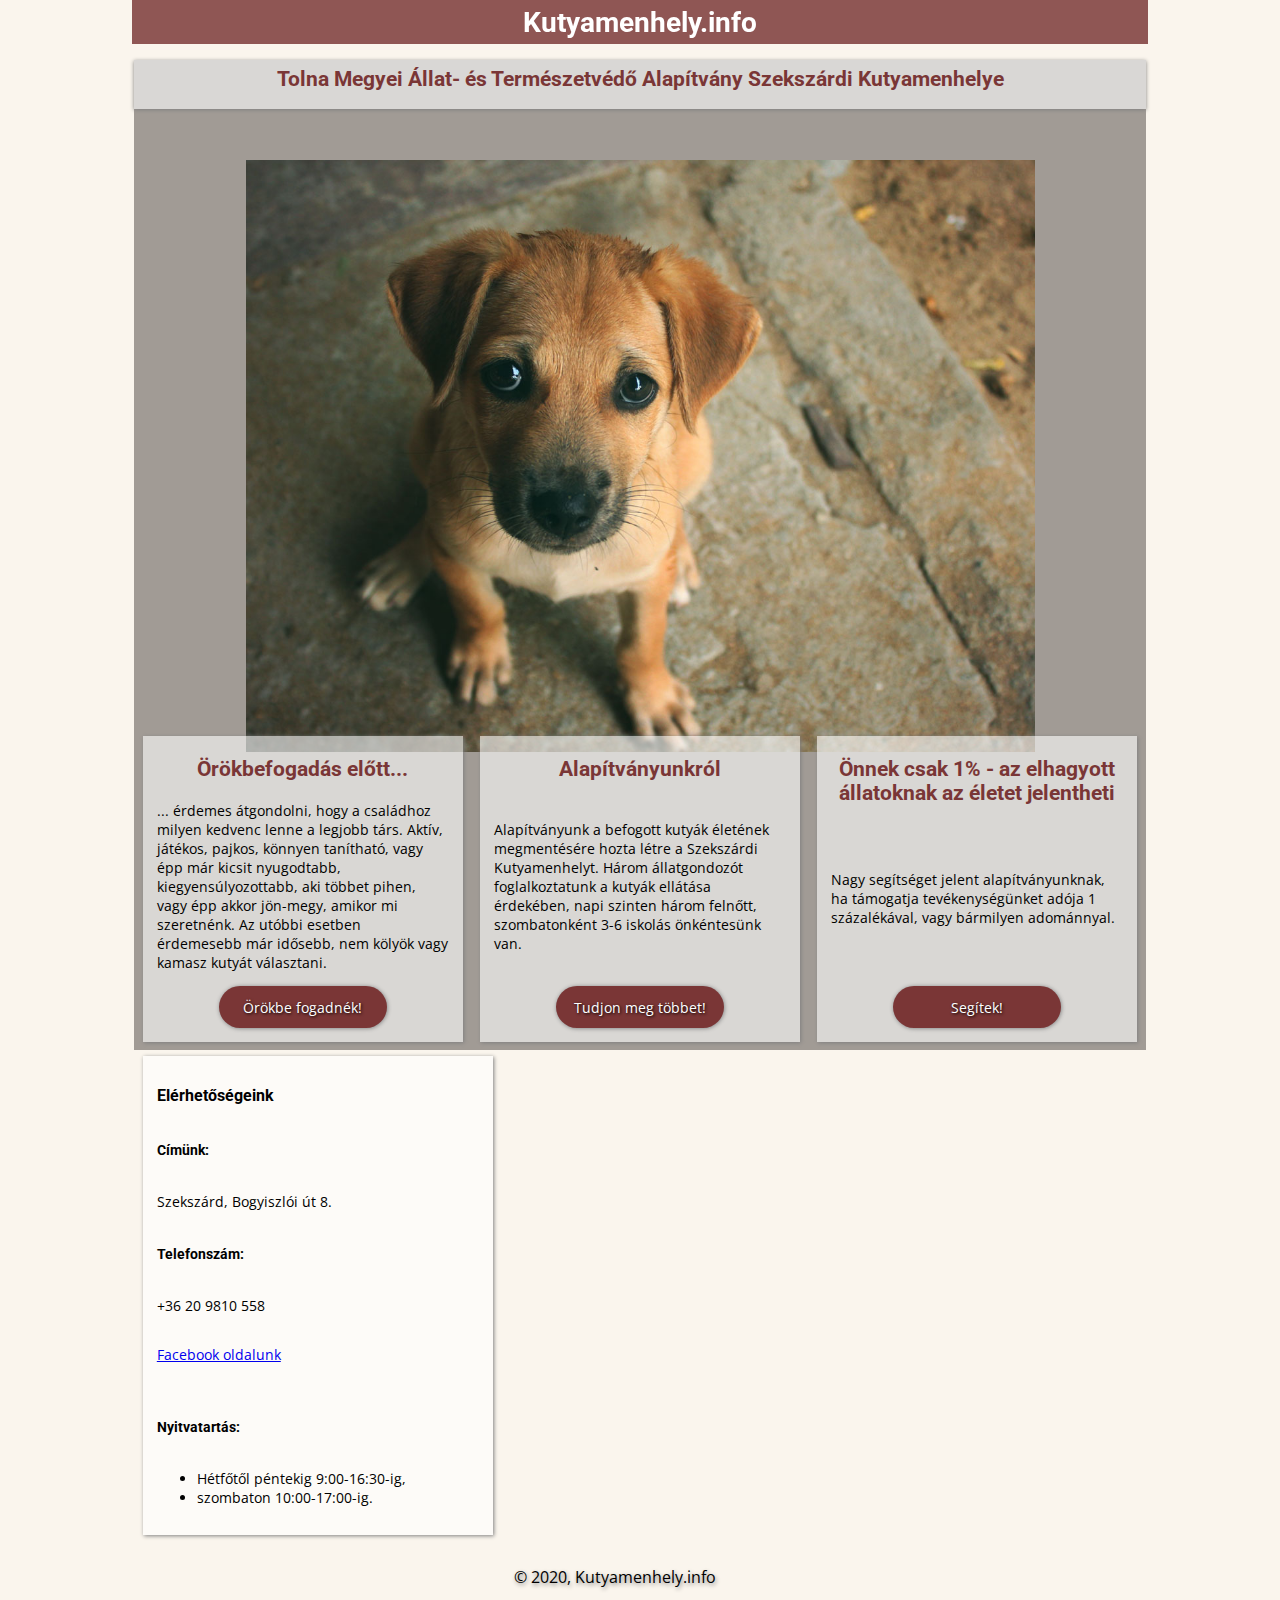
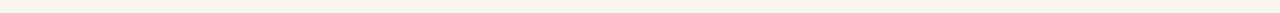
<file: landing-page/html/index.html>
<!DOCTYPE html>
<html lang="en">
<head>
	<meta charset="UTF-8">
	<meta name="viewport" content="width=device-width, initial-scale=1.0">
	<title>Kutyamenhely.info</title>
	<link rel="icon" href="../images/dog_icon.png">
	<link rel="stylesheet" href="../css/style.css">
</head>
<body>
	<div class="root">
	<div class="header">
		<h1><a href="http://www.kutyamenhely.info/" target="new">Kutyamenhely.info</a></h1> 
	</div>
	<div class="content">
		<h2 id="subh">Tolna Megyei Állat- és Természetvédő Alapítvány Szekszárdi Kutyamenhelye</h2>
		<div class="imgdiv"></div>
		<div class="flex-container">
			<div class="textdiv">
				<h2>Örökbefogadás előtt...</h2>
				<p>... érdemes átgondolni, hogy a családhoz milyen kedvenc lenne a legjobb társ. Aktív, játékos, pajkos, könnyen tanítható, vagy épp már kicsit nyugodtabb, kiegyensúlyozottabb, aki többet pihen, vagy épp akkor jön-megy, amikor mi szeretnénk. Az utóbbi esetben érdemesebb már idősebb, nem kölyök vagy kamasz kutyát választani.</p>
				<div class="linkbutton" id="lbtn1">
					<a class="buttontext" href="http://allatok.info/search.php?species=kutya&breed=Any&fromyear=0&toyear=99&gender=Any&peopleok=Any&size=Any&kidsok=Any&housebroken=Any&malesok=Any&keepin=Any&femalesok=Any&spayed=Any&shelter_id=27996" target="new">Örökbe fogadnék!</a>
				</div>
			</div>
			<div class="textdiv">
				<h2>Alapítványunkról</h2>
			<p>Alapítványunk a befogott kutyák életének megmentésére hozta létre a Szekszárdi Kutyamenhelyt. Három állatgondozót foglalkoztatunk a kutyák ellátása érdekében, napi szinten három felnőtt, szombatonként 3-6 iskolás önkéntesünk van.</p>
			<div class="linkbutton" id="lbtn2">
				<a class="buttontext" href="http://www.kutyamenhely.info/bemutatkozas.html" target="new">Tudjon meg többet!</a>
			</div>
		</div>
		<div class="textdiv">
			<h2>Önnek csak 1% - az elhagyott állatoknak az életet jelentheti</h2>
			<p>Nagy segítséget jelent alapítványunknak, ha támogatja tevékenységünket adója 1 százalékával, vagy bármilyen adománnyal.</p>
			<div class="linkbutton" id="lbtn3">
				<a class="buttontext" href="http://www.kutyamenhely.info/1szazalek.html" target="new">Segítek!</a>
			</div>
		</div>
	</div>
</div>
		<div class="avail">
			<div class="textdiv">
				<h3>Elérhetőségeink</h3>
				<h4>Címünk: </h4>
				<p>Szekszárd, Bogyiszlói út 8.</p>
				<h4>Telefonszám:</h4>
				<p>+36 20 9810 558</p>
				<p><a href="https://www.facebook.com/Szeksz%C3%A1rdi-Kutyamenhely-893196334046025/">Facebook oldalunk</a></p>
				<br>
				<h4>Nyitvatartás:</h4>
				<ul>
					<li>Hétfőtől péntekig 9:00-16:30-ig,</li>
					<li>szombaton 10:00-17:00-ig.</li>
				</ul>
			</div>
			<div>
				<iframe src="https://www.google.com/maps/embed?pb=!1m18!1m12!1m3!1d2753.964523645222!2d18.72935689528725!3d46.35024848621169!2m3!1f0!2f0!3f0!3m2!1i1024!2i768!4f13.1!3m3!1m2!1s0x4742ee3e2acca887%3A0xb5983db2685c5711!2zU3pla3N6w6FyZCwgQm9neWlzemzDs2kgw7p0IDgsIDcxMDA!5e0!3m2!1shu!2shu!4v1605722457046!5m2!1shu!2shu" width="600" height="450" frameborder="0" style="border:0;" allowfullscreen="" aria-hidden="false" tabindex="0"></iframe>
			</div>
		</div>
	<footer>
		<p>&copy 2020, Kutyamenhely.info</p>
	</footer>
	</div>
</body>
</html>
</file>
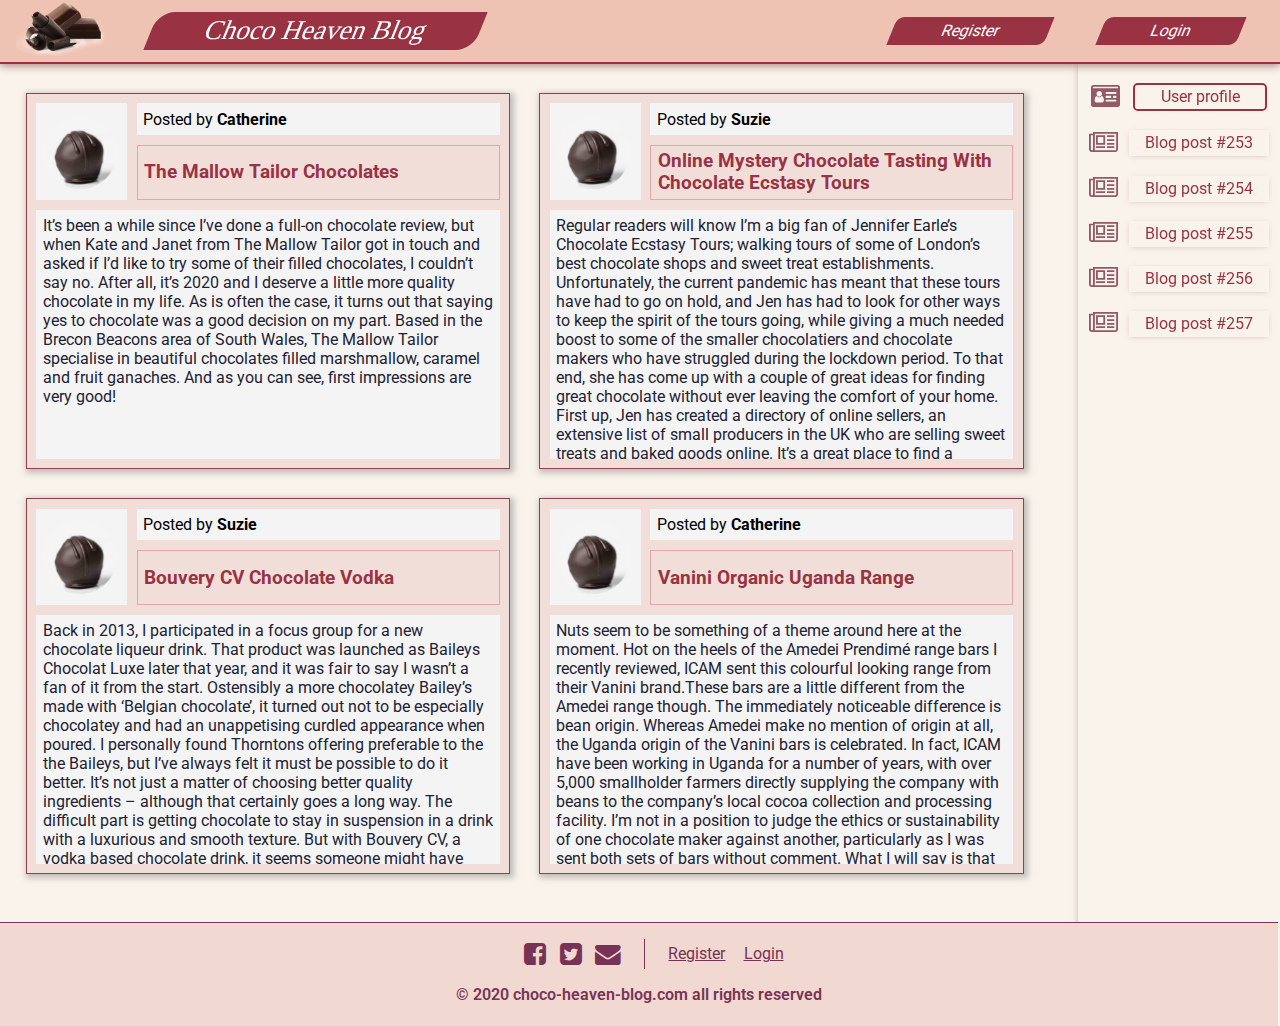
<file: blog-page/home.html>
<!DOCTYPE html>
<html lang="en">
<head>
    <meta charset="UTF-8">
    <link rel="stylesheet" href="./common-style.css">
    <link rel="stylesheet" href="./faw/font-awesome.min.css">

    <title>Landing Page</title>
</head>
<body>
    <nav class="navbar">
        <div class="nav-frame">
            <a href="#"><img src="./img/chocolate.png" alt="chocolate"></a>
            <div class="blog-name">Choco Heaven Blog</div>
        </div>
        <div class="link-frame">
            <a class="nav-link" href="./registration.html">Register</a>
            <a class="nav-link" href="./login.html">Login</a>
        </div>
    </nav>

    <main>
        <section class="content">
            <div class="card">
                <div class="cell userImg"><img src="./img/circle-cropped_bonbon.png" alt=""></div>
                <div class="cell userNm">Posted by <strong> Catherine</strong></div>
                <div class="cell post-head"><h3>The Mallow Tailor Chocolates</h3></div>
                <div class="cell post-text"> It’s been a while since I’ve done a full-on chocolate review, but when Kate and Janet from 
                    The Mallow Tailor got in touch and asked if I’d like to try some of their filled chocolates, 
                    I couldn’t say no. After all, it’s 2020 and I deserve a little more quality chocolate in my life.
                    
                    As is often the case, it turns out that saying yes to chocolate was a good decision on my part.
                    
                    Based in the Brecon Beacons area of South Wales, The Mallow Tailor specialise in beautiful 
                    chocolates filled marshmallow, caramel and fruit ganaches. And as you can see, first impressions 
                    are very good!</div>
            </div>
            <div class="card">
                <div class="cell userImg"><img src="./img/circle-cropped_bonbon.png" alt=""></div>
                <div class="cell userNm">Posted by <strong> Suzie</strong></div>
                <div class="cell post-head"><h3>Online Mystery Chocolate Tasting With Chocolate Ecstasy Tours </h3></div>
                <div class="cell post-text">Regular readers will know I’m a big fan of Jennifer Earle’s Chocolate Ecstasy Tours; walking tours of some of London’s best chocolate shops and sweet treat establishments.
                    
                    Unfortunately, the current pandemic has meant that these tours have had to go on hold, and 
                    Jen has had to look for other ways to keep the spirit of the tours going, while giving a 
                    much needed boost to some of the smaller chocolatiers and chocolate makers who have 
                    struggled during the lockdown period. To that end, she has come up with a couple of great 
                    ideas for finding great chocolate without ever leaving the comfort of your home.
                    
                    First up, Jen has created a directory of online sellers, an extensive list of small 
                    producers in the UK who are selling sweet treats and baked goods online. It’s a great place 
                    to find a chocolate gift for a loved one or a pick-me-up for yourself!
                    
                    More recently, she has introduced a new and exciting idea, the Online Mystery Chocolate 
                    Tasting, and she was kind enough to send me a tasting pack for the latest tasting.</div>
            </div>
            <div class="card">
                <div class="cell userImg"><img src="./img/circle-cropped_bonbon.png" alt=""></div>
                <div class="cell userNm">Posted by <strong> Suzie</strong></div>
                <div class="cell post-head"><h3>Bouvery CV Chocolate Vodka</h3></div>
                <div class="cell post-text"> Back in 2013, I participated in a focus group for a new chocolate liqueur drink. That 
                    product was launched as Baileys Chocolat Luxe later that year, and it was fair to say I 
                    wasn’t a fan of it from the start. Ostensibly a more chocolatey Bailey’s made with ‘Belgian 
                    chocolate’, it turned out not to be especially chocolatey and had an unappetising curdled 
                    appearance when poured.
                    
                    I personally found Thorntons offering preferable to the the Baileys, but I’ve always felt it 
                    must be possible to do it better. It’s not just a matter of choosing better quality 
                    ingredients – although that certainly goes a long way. The difficult part is getting 
                    chocolate to stay in suspension in a drink with a luxurious and smooth texture.
                    
                    But with Bouvery CV, a vodka based chocolate drink, it seems someone might have finally 
                    cracked it.</div>
            </div>
            <div class="card">
                <div class="cell userImg"><img src="./img/circle-cropped_bonbon.png" alt=""></div>
                <div class="cell userNm">Posted by <strong> Catherine</strong></div>
                <div class="cell post-head"><h3>Vanini Organic Uganda Range</h3></div>
                <div class="cell post-text"> Nuts seem to be something of a theme around here at the moment. Hot on the heels of the Amedei 
                    Prendimé range bars I recently reviewed, ICAM sent this colourful looking range from their 
                    Vanini brand.These bars are a little different from the Amedei range though. 

                    The immediately noticeable difference is bean origin. Whereas Amedei make no mention of 
                    origin at all, the Uganda origin of the Vanini bars is celebrated. In fact, ICAM have been 
                    working in Uganda for a number of years, with over 5,000 smallholder farmers directly 
                    supplying the company with beans to the company’s local cocoa collection and processing 
                    facility.
                    
                    I’m not in a position to judge the ethics or sustainability of one chocolate maker against 
                    another, particularly as I was sent both sets of bars without comment. What I will say is 
                    that as a chocolate consumer, I would much rather know where the beans have come from, so I 
                    can do my own research if I want to.</div>
                </div>
            </section>
        </main>
            <aside>
            <div class="sidebar">
                <ul>
                    <li><div class="icon-frame"><i class="fa fa-id-card"></i><a class="nav-link" href="./user-info.html">User profile</a></div></li>
                    <li><div class="icon-frame"><i class="fa fa-newspaper-o"></i><a class="post-link" href="#">Blog post #253</a></div></li>
                    <li><div class="icon-frame"><i class="fa fa-newspaper-o"></i><a class="post-link" href="#">Blog post #254</a></div></li>
                    <li><div class="icon-frame"><i class="fa fa-newspaper-o"></i><a class="post-link" href="#">Blog post #255</a></div></li>
                    <li><div class="icon-frame"><i class="fa fa-newspaper-o"></i><a class="post-link" href="#">Blog post #256</a></div></li>
                    <li><div class="icon-frame"><i class="fa fa-newspaper-o"></i><a class="post-link" href="#">Blog post #257</a></div></li>
                </ul>
            </div>
        </aside>
        <footer>
            <div class="foot-contacts">
                <a href="#"><i class="fa fa-facebook-square"></i></a>
                <a href="#"><i class="fa fa-twitter-square"></i></a>
                <a href="#"><i class="fa fa-envelope"></i></a>
            </div>
            <div class="foot-navigation">
                <span><a href="./registration.html">Register</a></span>
                <span><a href="./login.html">Login</a></span>
            </div>
            <div class="foot-copyright">&copy; 2020 choco-heaven-blog.com all rights reserved</div>
        </footer>
</body>
</html>
</file>
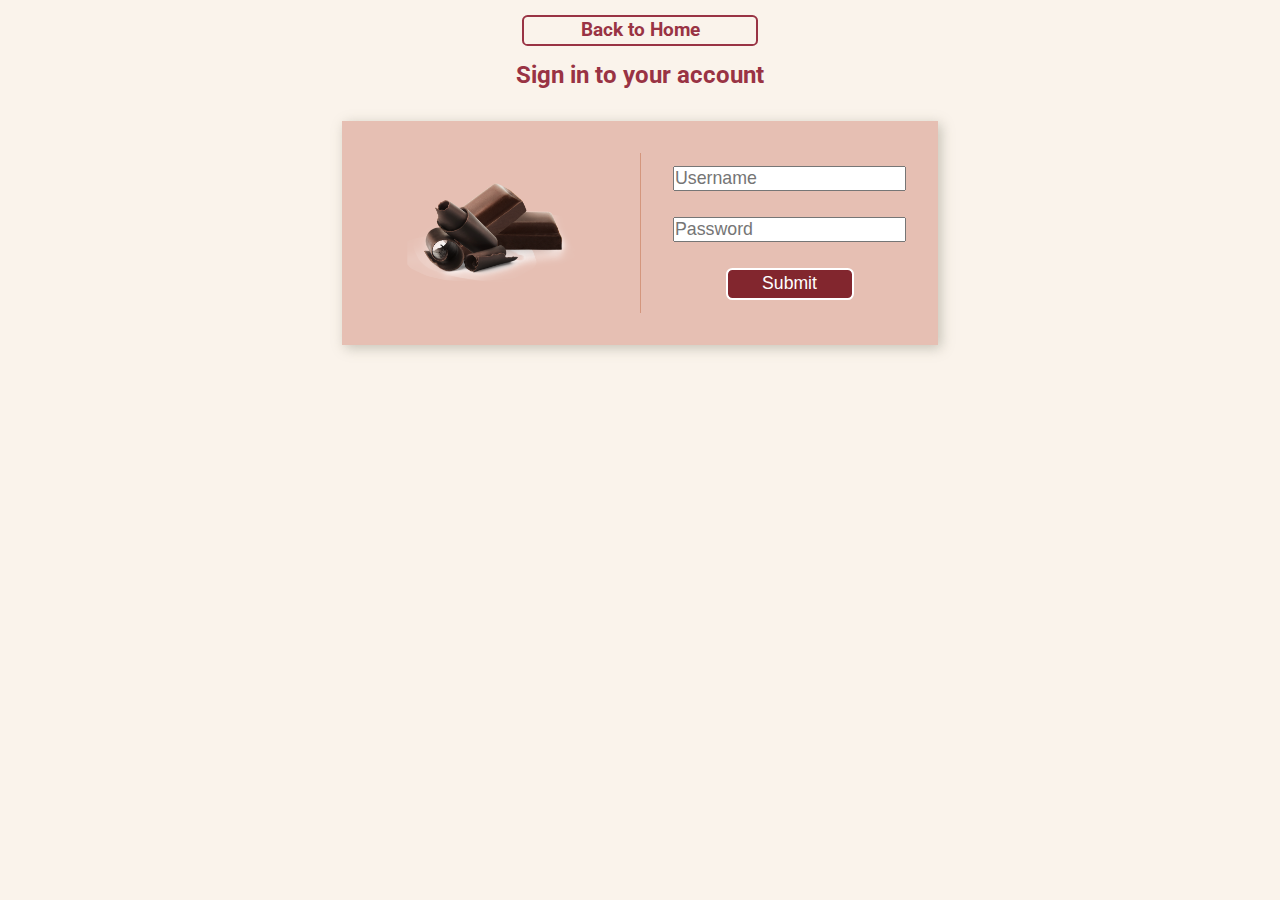
<file: blog-page/login.html>
<!DOCTYPE html>
<html lang="en">
<head>
    <meta charset="UTF-8">
    <link rel="stylesheet" href="common-style.css">

    <title>Login Form</title>
</head>
<body>
    <h3 class="centered"><a class="nav-link" href="./home.html">Back to Home</a></h3>
    <h2 class="centered">Sign in to your account</h2>
    <form class="login  login-frm">
        <div class="image-frame">
            <img src="./img/chocolate.png" alt="">
        </div>
        <div  class="frm-container">
            <input type="text" placeholder="Username">
            <input type="password" placeholder="Password">
            <input type="button" value="Submit">
        </div>    
    </form>
</body>
</html>
</file>
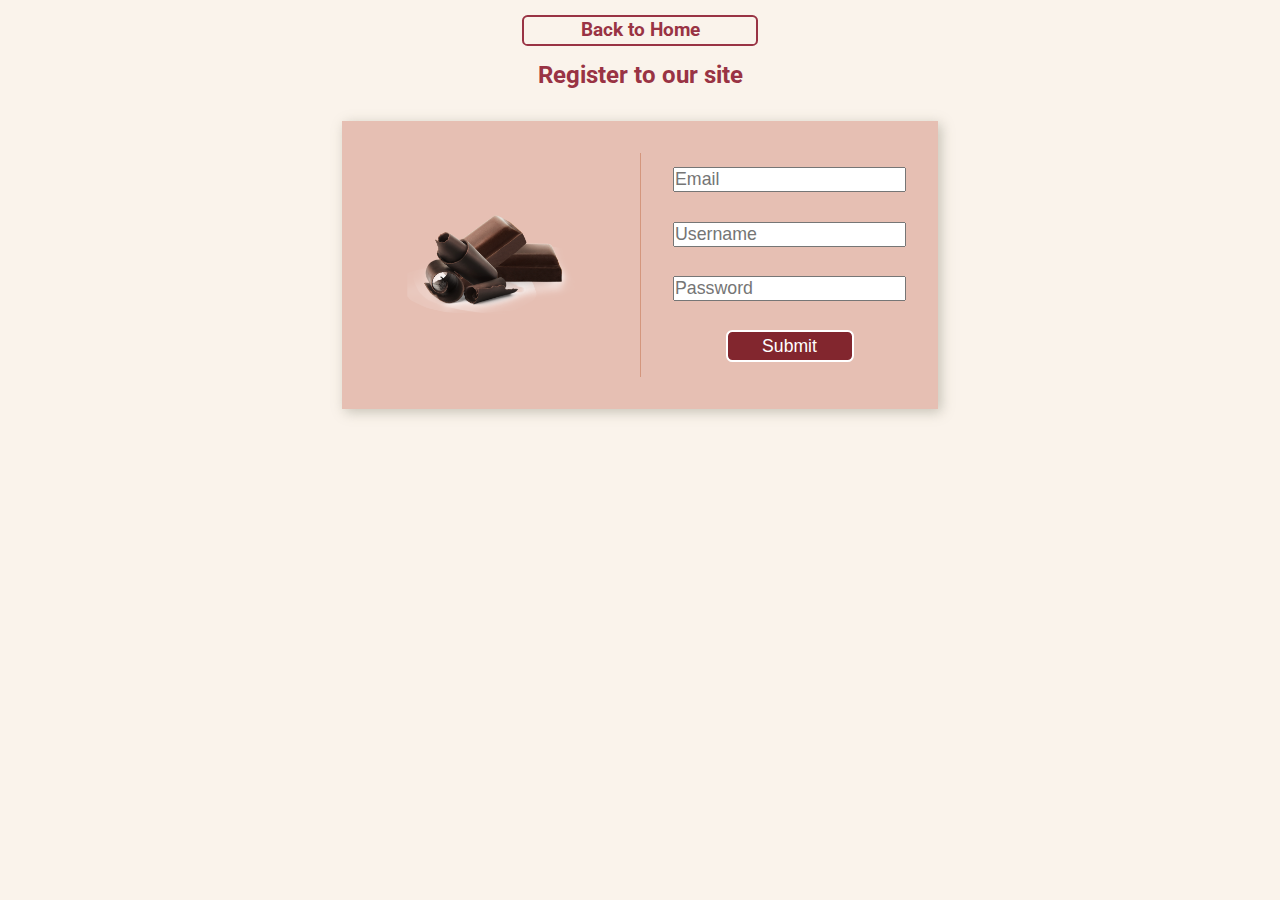
<file: blog-page/registration.html>
<!DOCTYPE html>
<html lang="en">
<head>
    <meta charset="UTF-8">
    <link rel="stylesheet" href="common-style.css">

    <title>Registration Form</title>
</head>
<body>
    <h3 class="centered"><a class="nav-link" href="./home.html">Back to Home</a></h3>
    <h2 class="centered">Register to our site</h2>   
    <form class="register login-frm">
        <div class="image-frame">
            <img src="./img/chocolate.png" alt="">
        </div>
        <div  class="frm-container">
            <input type="email" placeholder="Email">
            <input type="text" placeholder="Username">
            <input type="password" placeholder="Password">
            <input type="button" value="Submit">
        </div>    
    </form>
</body>
</html>
</file>
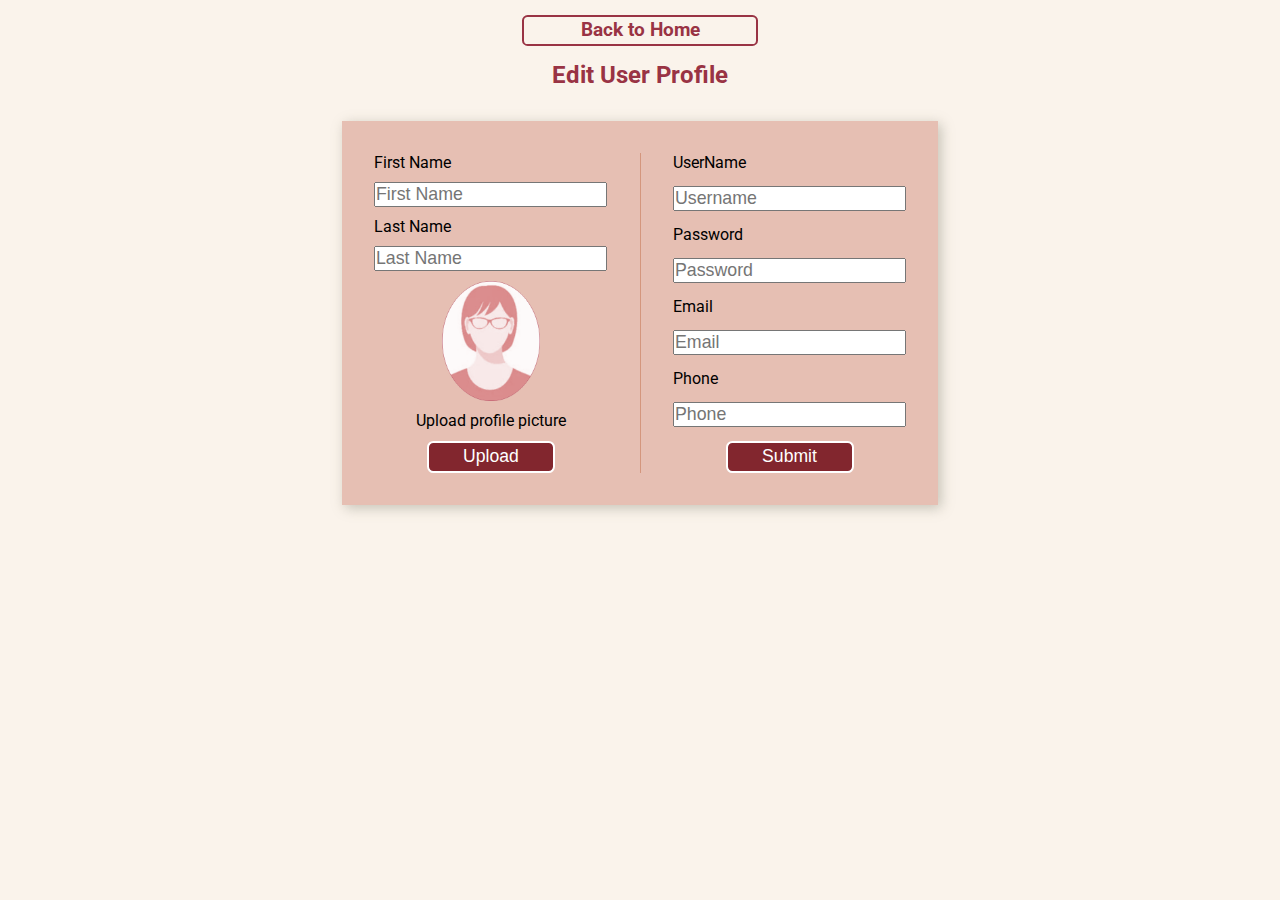
<file: blog-page/user-edit.html>
<!DOCTYPE html>
<html lang="en">
<head>
    <meta charset="UTF-8">
    <link rel="stylesheet" href="common-style.css">

    <title>Edit Profile</title>
    <style>

    </style>
</head>
<body>
    <h3 class="centered"><a class="nav-link" href="./home.html">Back to Home</a></h3>
    <h2 class="centered">Edit User Profile</h2>   
    <form class="user-edit user-frm">
        <div class="image-frame">
            <label for="firstName">First Name</label>
            <input type="text" placeholder="First Name" id="firstName">
            <label for="lastName">Last Name</label>
            <input type="text" placeholder="Last Name" id="lastName">
            <img id="profile-pic" src="./img/profile-pic.png" alt="">
            <label class="pic-label" for="upload">Upload profile picture</label>
            <input type="button" id="upload" value="Upload">
        </div>

        <div  class="frm-container">
            <label for="userName">UserName</label>
            <input type="text" placeholder="Username" id="userName">
            <label for="pass">Password</label>
            <input type="password" placeholder="Password" id="pass">
            <label for="email">Email</label>
            <input type="email" placeholder="Email" id="email">
            <label for="phone">Phone</label>
            <input type="text" placeholder="Phone" id="phone">
            <input type="button" value="Submit">
        </div>    
    </form>
</body>
</html>
</file>
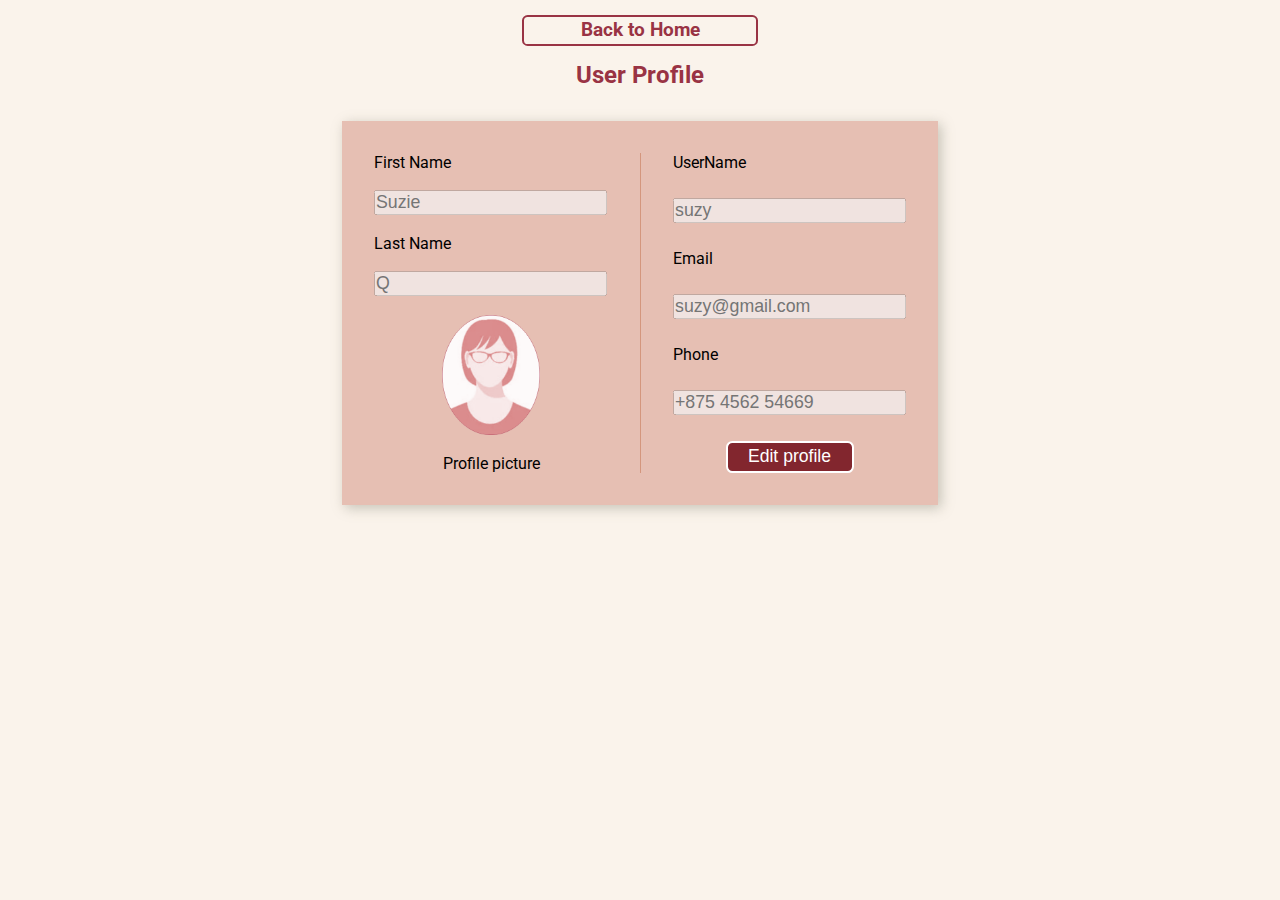
<file: blog-page/user-info.html>
<!DOCTYPE html>
<html lang="en">
<head>
    <meta charset="UTF-8">
    <link rel="stylesheet" href="./common-style.css">

    <title>User Profile</title>
    <style>

    </style>
</head>
<body>
    <h3 class="centered"><a class="nav-link" href="./home.html">Back to Home</a></h3>
    <h2 class="centered">User Profile</h2>   
    <form class="user-info user-frm">
        <div class="image-frame">
            <label for="firstName">First Name</label>
            <input disabled type="text" placeholder="Suzie" id="firstName">
            <label for="lastName">Last Name</label>
            <input disabled type="text" placeholder="Q" id="lastName">
            <input type="image" alt="Profile picture" id="profile-pic" src="./img/profile-pic.png">
            <label class="pic-label" for="profile-pic">Profile picture</label>
        </div>

        <div  class="frm-container">
            <label for="userName">UserName</label>
            <input disabled type="text" placeholder="suzy" id="userName">
            <label for="email">Email</label>
            <input disabled type="email" placeholder="suzy@gmail.com" id="email">
            <label for="phone">Phone</label>
            <input disabled type="text" placeholder="+875 4562 54669" id="phone">
            <button><a href="./user-edit.html">Edit profile</a></button>
        </div>    
    </form>
</body>
</html>
</file>
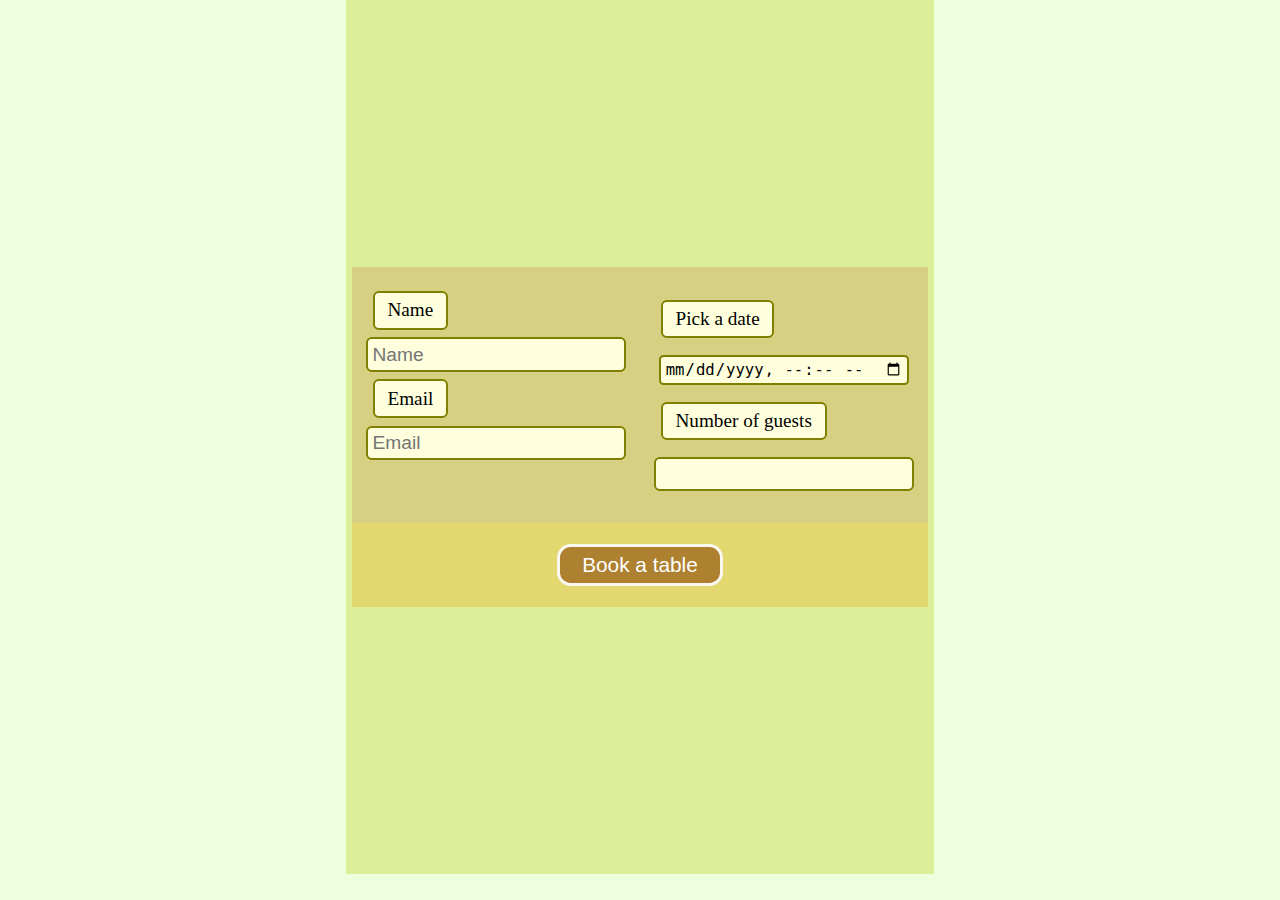
<file: book-a-table/reservation.html>
<!DOCTYPE html>
<html lang="en">

<head>
    <meta charset="UTF-8">
    <meta name="viewport" content="width=device-width, initial-scale=1.0">
    <title>Reservation</title>
    <link rel="stylesheet" href="./style_arp.css">
    <script src="./main.js"></script>
</head>

<body>
    <div class="center-cont">
        <form action="" class="booking-frm">
            <div class="col left-c">
                <label for="name">Name</label>
                <input type="text" placeholder="Name" id="name">
                <label for="email">Email</label>
                <input type="email" placeholder="Email" id="email">
                <p id="wrong-format-msg"></p>
            </div>
            <div class="col right-c">
                <label for="date">Pick a date</label>
                <input type="datetime-local" name="" id="date">
                <label for="num">Number of guests</label>
                <input type="number" name="" id="num">
            </div>
            <div class="btn-div"><input type="button" value="Book a table"></div>
        </form>
    </div>
</body>

</html>
</file>
<file: css/general.css>
body {
  font-family: "Open Sans", Helvetica, Arial, sans-serif;
  font-size: 18px;
  color: #666666;
  background-color: #f4f4f4;
  background-color: #e0e0e0;
}

p,
q {
  line-height: 1.8;
}
h2 {
  font-size: 1.8rem;
}

.tm-site-name {
  font-size: 4rem;
}

.tm-quote {
  font-size: 1.35rem;
  font-style: italic;
  display: block;
}

.container {
  margin-top: 30px;
}

.tm-container-inner {
  margin: 0 auto;
  max-width: 880px;
}

.tm-section {
  position: relative;
  background-color: white;
}

.tm-pricing-discount {
  display: none;
}

.tm-pricing-discount__star {
  color: black;
}

.tm-pricing-discount__text {
  color: black;
}

.tm-section,
.tm-section-min-h {
  min-height: 400px;
}

.tm-flex-center {
  width: 100%;
  height: 100%;
  display: flex;
  align-items: center;
  justify-content: center;
}

.tm-flex-col {
  flex-direction: column;
}

.btn {
  border-radius: 0;
  text-transform: uppercase;
  padding: 12px 47px;
  font-size: 1.15rem;
}

.btn-primary {
  background: black;
  border-color: black;
}

.btn-secondary {
  background: black;
  border-color: black;
}

.tm-bg-color-primary {
  background-color: black;
}
.tm-bg-color-secondary {
  background-color: black;
}

.tm-text-color-primary {
  color: black;
}
.tm-text-color-white {
  color: white;
}

.tm-font-thin {
  font-weight: 300;
}
.tm-max-w-400 {
  max-width: 400px;
}

.form-control::placeholder {
  /* Chrome, Firefox, Opera, Safari 10.1+ */
  color: #666666;
  opacity: 1; /* Firefox */
}

.form-control:-ms-input-placeholder {
  /* Internet Explorer 10-11 */
  color: #666666;
}

.form-control::-ms-input-placeholder {
  /* Microsoft Edge */
  color: #666666;
}

.tm-contact-form select,
.tm-contact-form input {
  color: #666;
}

.tm-contact-form textarea {
  height: 205px;
}

.tm-pricing-table {
  border: 1px solid black;
  width: 100%;
  max-width: 340px;
}

.tm-pricing-header {
  padding: 20px;
}

.tm-pricing-body {
  padding-bottom: 35px;
  display: flex;
  flex-direction: column;
  align-items: center;
}

.tm-pricing-header-title {
  font-size: 1.6rem;
}

.tm-feature-list {
  list-style: none;
  margin: 0;
  line-height: 2.4;
  padding: 35px 50px;
}

.tm-form-header {
  background: black;
  padding: 40px 40px 90px;
}

.tm-form-footer {
  padding-top: 100px;
  padding-bottom: 30px;
}

.tm-footer-info-box {
  max-width: 260px;
  margin: 0 auto;
}

.tm-contact-form {
  padding: 68px;
  background: white;
  position: relative;
}

.img-fluid {
  width: 100%;
  height: 100%;
}

.form-control {
  color: #666;
  font-size: 1.2rem;
  padding: 12px 20px;
  border-radius: 0;
}

.tm-contact-form select {
  width: 100%;
  padding: 15px;
}

.tm-center {
  width: 100%;
  text-align: center;
}

.tm-copyright-text {
  padding: 20px;
  font-size: 1rem;
}

.rounded-circle {
  height: 300px;
  width: 300px;
  background-image: url("../img/prj_choco30.jpg");
  background-position: center;
  background-size: cover;
}
</file>
<file: css/style.css>
a {
  border-radius: 20px !important;
}

/*-------TASK LIST 2-7--------------------------*/
/*2a*/
.row > div:hover {
  color: #76cdd8;
}

/*2b*/
.tm-card:nth-child(odd):hover::after {
  content: "";
  position: absolute;
  top: 0;
  right: 0;
  width: 0;
  height: 0;
  border-top: 5rem solid #76cdd8;
  border-left: 5rem solid transparent;
}

/*2b*/
.tm-card:nth-child(even):hover::after {
  content: "";
  position: absolute;
  top: 0;
  left: 0;
  width: 0;
  height: 0;
  border-top: 5rem solid #76cdd8;
  border-right: 5rem solid transparent;
}

/*3*/
.row a:hover {
  background-color: rgb(118, 205, 216);
}

/*4, 5b, 6 or a*/
.row:nth-child(3) .img-fluid:hover,
.row:nth-child(4) .img-fluid:hover,
.row:nth-child(5) .img-fluid:hover {
  transform: scale(1.2);
}

/*5a*/
.row:nth-child(4) a:hover {
  background-color: rgb(118, 205, 216);
}

/*6a or b*/
.row:nth-child(5) > div:nth-child(2) > div > div:hover {
  border-color: #24d4d4;
  box-shadow: 0 0 0 0.2rem #24d4d4;
}

.tm-pricing-discount__star {
  color: red;
}

.tm-pricing-discount__text {
  color: #24d4d4;
}

.tm-pricing-table a:hover + .tm-pricing-discount {
  display: block;
}

.row:nth-child(5) a:hover {
  background-color: rgb(118, 205, 216);
}

/*7a not 6a*/
.row:nth-child(6) *:focus {
  border-color: #24d4d4;
  box-shadow: 0 0 0 0.2rem #24d4d4;
}

/*7b not 6b*/
.row:nth-child(6) button:hover {
  background-color: rgb(118, 205, 216);
}

/*-----NOT STRICT TASK LIST---------------------*/

.row:nth-child(even) {
  flex-direction: row-reverse;
}

/* .row:nth-child(1) > div:first-child div, */
.container > section:nth-child(1) > div:first-child > div,
.row:nth-child(2) > div:first-child div {
  background-color: #76cdd8;
}

.row h2 {
  color: #76cdd8;
}

.row .btn {
  background-color: #119898;
}

.tm-pricing-header,
.tm-pricing-body a {
  background-color: #119898;
}

.tm-pricing-table {
  border: 1px solid #119898;
}

a,
button {
  border: none !important;
}

a {
  text-decoration: none;
}

.row:nth-child(6) > div:nth-child(2) form {
  transform: scale(1.2);
  z-index: 99;
}

/*----TASK 1 - PRINT PREVIEW-----------------------------*/

@media print {
  html {
    font-size: 10.5px;
    -webkit-print-color-adjust: exact;
  }

  .row > div {
    width: 50%;
  }

  .tm-section,
  .tm-section-min-h {
    min-height: 25rem;
  }

  .rounded-circle {
    height: 19rem;
    width: 19rem;
  }

  .row:nth-child(2) a,
  .row:nth-child(4) a {
    float: right;
  }

  .row:nth-child(3),
  .row:nth-child(4) {
    page-break-after: always;
  }

  .row:nth-child(4) > div:first-child {
    width: 47rem;
  }

  .row:nth-child(3) p,
  .row:nth-child(4) p {
    font-size: 1.35rem;
  }

  .row:nth-child(4) > div:last-child {
    float: right;
    width: 21rem;
    height: 33rem;
  }

  .row:nth-child(5) > div {
    width: 33%;
  }

  .tm-feature-list {
    font-size: 1.1rem;
    padding: 2rem 2.8rem;
  }

  .row:nth-child(6) > div:first-child,
  .row:nth-child(6) > div:last-child {
    width: 100%;
  }
  .row:nth-child(6) > div:first-child {
    height: 3.5rem;
  }
  .row:nth-child(6) {
    position: relative;
    background-color: #f4f4f4;
  }

  .row:nth-child(6) > div:nth-child(2) {
    top: -1.5rem;
    left: 15%;
    width: 70%;
    /* height: 300px !important; */
    background-color: white;
    z-index: 100;
  }

  .row:nth-child(6) > div:nth-child(2) > form {
    padding: 0;
    padding-top: 1rem;
    padding-bottom: 1rem;
  }

  select {
    font-size: 1.2rem;
  }

  .row:nth-child(6) > div:last-child {
    position: absolute;
    top: 430px;
    height: 15.5rem;
    /* bottom: 0; */
  }

  .row:nth-child(6) > div:last-child > div {
    position: absolute;
    bottom: 0;
  }

  .row:nth-child(6) > div:last-child {
    height: 5rem;
  }

  .row:nth-child(6) > div:last-child > div > div:first-child {
    left: 7rem;
  }
  .row:nth-child(6) > div:last-child > div > div:last-child {
    left: 15rem;
  }

  .container {
    position: relative;
  }

  .container > .row:last-child {
    position: absolute;
    width: 100%;
    bottom: -16rem;
  }
}

.mypic {
  background-size: 100%;
  background-repeat: no-repeat;
  background-position: center;
}

.pic01 {
  background-image: url("../img/prj_choco30.jpg");
}

.pic02 {
  background-image: url("../img/prj_menhely.jpg");
}

.pic03 {
  background-image: url("../img/prj_travel.jpg");
}

.pic04 {
  background-image: url("../img/prj_pizza.jpg");
}

.pic05 {
  background-image: url("../img/prj_pacman.jpg");
}

.pic06 {
  background-image: url("../img/prj_awwwards.jpg");
}
</file>
<file: book-a-table/style.css>
.page-container {
  width: 85%;
  margin: 0 auto;
}

#carte {
  height: 1.4em;
  text-align: center;
  font-family: "La Belle Aurore";
  font-size: 5em;
}

.pizza-menu-div {
  display: -webkit-box;
  display: -ms-flexbox;
  display: flex;
  -ms-flex-wrap: wrap;
      flex-wrap: wrap;
  -ms-flex-pack: distribute;
      justify-content: space-around;
  max-width: 70em;
  margin: auto;
}

.menu-item {
  display: -webkit-box;
  display: -ms-flexbox;
  display: flex;
  text-align: center;
  margin: 0.5em;
  -webkit-box-shadow: 0 0 1em #A67C36;
          box-shadow: 0 0 1em #A67C36;
}

.menu-item:hover {
  -webkit-transform: scale(1.05);
          transform: scale(1.05);
}

.menu-item img {
  width: 15em;
}

.menu-item .menu-item-text {
  width: 15em;
  background-image: -webkit-gradient(linear, left bottom, left top, from(#A67C36), to(#f1e5ce));
  background-image: linear-gradient(to top, #A67C36, #f1e5ce);
  color: #f1e5ce;
  opacity: 0.75;
}

.menu-item .menu-item-text:hover {
  opacity: 1;
}

.menu-item .menu-item-text p:first-child {
  font-weight: 900;
  font-size: 1.7em;
  color: #A67C36;
}

.menu-item .menu-item-text p:nth-child(2) {
  font-style: italic;
  color: black;
}

.menu-item .menu-item-text p:last-child {
  font-weight: 500;
}

.menu-item .menu-item-text p {
  margin: 1em;
}

.reservation {
  width: -webkit-min-content;
  width: -moz-min-content;
  width: min-content;
  margin: 4em auto 3em;
}

.reservation input[type="submit"] {
  padding: .5em 1.5em;
  background-color: #A67C36;
  color: #f1e5ce;
  font-family: 'Roboto Slab';
  font-size: 20px;
  border-radius: 2em;
  -webkit-transition: all .2s ease-in-out;
  transition: all .2s ease-in-out;
}

.reservation input[type="submit"]:hover {
  background-color: #f1e5ce;
  color: #A67C36;
}
/*# sourceMappingURL=style.css.map */
</file>
<file: book-a-table/style_a.css>
* {
  margin: 0;
  border: 0;
  padding: 0;
}

body {
  background: url("./img/bg.jpg") no-repeat 0/cover;
  font-family: 'Roboto Slab';
  color: white;
}

.hamburger-menu {
  height: 25px;
  position: fixed;
  top: 0;
  width: 85%;
  background-color: #A67C36;
  color: #f1e5ce;
}

.hamburger-menu input {
  cursor: pointer;
  display: inline-block;
}

.welcome-div {
  background-image: url("./img/pizza.jpg");
  background-position: center top;
  background-size: cover;
  background-repeat: repeat;
  background-attachment: fixed;
  padding-top: 25px;
  min-height: 90vh;
  display: -webkit-box;
  display: -ms-flexbox;
  display: flex;
  -webkit-box-orient: vertical;
  -webkit-box-direction: normal;
      -ms-flex-direction: column;
          flex-direction: column;
  -webkit-box-align: center;
      -ms-flex-align: center;
          align-items: center;
}

.welcome-div h1 {
  width: 100%;
  padding-top: 8vh;
  font-family: "La Belle Aurore";
  font-size: 10vh;
  line-height: 15vh;
  background-color: #0000004b;
  text-align: center;
}

@media screen and (max-width: 845px) {
  .welcome-div h1 {
    line-height: 10vh;
    font-size: 11vw;
  }
}

.welcome-div #logo {
  padding-top: 12vh;
  width: 25vh;
}

@media screen and (max-width: 845px) {
  .welcome-div #logo {
    width: 40vw;
  }
}

.intro-div {
  margin-top: 5vh;
  margin-bottom: 5vh;
}

footer {
  display: -webkit-box;
  display: -ms-flexbox;
  display: flex;
  -webkit-box-orient: vertical;
  -webkit-box-direction: normal;
      -ms-flex-direction: column;
          flex-direction: column;
  -webkit-box-align: center;
      -ms-flex-align: center;
          align-items: center;
}

footer .social {
  font-family: "La Belle Aurore";
  font-size: 26px;
  text-align: center;
  color: white;
}

footer .fab {
  margin: 10px 5px;
  height: 25px;
  width: 25px;
  font-size: 25px;
  text-align: center;
  background-color: #A67C36;
  color: #f1e5ce;
  border-radius: 50%;
  -webkit-transition: all .2s ease-in-out;
  transition: all .2s ease-in-out;
}

footer .fab:hover {
  background-color: #f1e5ce;
  color: #A67C36;
}

footer .copyright {
  margin-top: 9vh;
  height: 25px;
  width: 100%;
  background-color: #A67C36;
  color: #f1e5ce;
  text-align: center;
}
/*# sourceMappingURL=style_a.css.map */
</file>
<file: pacman-game/style.css>
* {
  margin: 0;
  border: 0;
  padding: 0;
  overflow: hidden;
  -webkit-box-sizing: border-box;
          box-sizing: border-box;
}

body {
  background: url("./img/game_bg.jpg") no-repeat;
  background-size: cover;
  font-family: "Press Start 2P";
}

body #title {
  display: inline-block;
  position: absolute;
  top: 100px;
  width: 300px;
  height: 100px;
  margin-left: 3vw;
  z-index: 100;
  line-height: 50px;
}

body #title h1 {
  font-size: 36px;
}

body #board {
  width: 603px;
  height: 603px;
  border: black solid 3px;
  display: inline-block;
  position: relative;
  margin-top: 20px;
  margin-left: calc(50vw - 320px);
  background-image: radial-gradient(circle at 1px 1px, #b6b5b5 2px, white 0);
  background-size: 25px 25px;
  z-index: -100;
}

body #board #pacman {
  width: 25px;
  height: 25px;
  position: absolute;
  left: 0px;
  top: 0px;
}

body #board #pacman img {
  width: 100%;
  height: 100%;
}

body #board .food {
  width: 15px;
  height: 15px;
  -webkit-box-sizing: border-box;
          box-sizing: border-box;
  position: absolute;
  background-color: #d6460d;
  border-radius: 50%;
  z-index: -99;
}

body #board .block {
  width: 25px;
  height: 25px;
  position: absolute;
  left: 25px;
  top: 25px;
  color: gainsboro;
}

body #board #gameOver {
  text-align: center;
  color: #d6460d;
  line-height: 120px;
  margin-top: 180px;
  visibility: hidden;
}

body #board #gameOver p {
  font-size: 100px;
}

body #board #uWon {
  text-align: center;
  color: #78d60d;
  line-height: 120px;
  margin-top: -220px;
  visibility: hidden;
}

body #board #uWon p {
  font-size: 65px;
}

body #panel {
  position: absolute;
  display: inline-block;
  width: 120px;
  top: 50px;
  margin-left: calc(10vw - 50px);
  -ms-flex-line-pack: center;
      align-content: center;
  font-size: 16px;
}

body #panel #time, body #panel #score, body #panel #level {
  background-color: white;
  border: 3px solid black;
  margin-bottom: 15px;
  padding: 5px;
  font-size: 22px;
  text-align: center;
}

body #panel #sound, body #panel #start {
  font-family: "Press Start 2P";
  line-height: 18px;
  height: 50px;
  width: 80%;
  margin-bottom: 15px;
  border: 3px solid black;
  background-color: gainsboro;
}

body #panel #sound:hover, body #panel #start:hover {
  background-color: gold;
}
/*# sourceMappingURL=style.css.map */
</file>
<file: travel-agency/src/style.css>
body {
  margin: .77777vw;
  background-color: #2f3e49;
  color: #fff;
  font-family: 'Open Sans', sans-serif;
  font-weight: 300;
  font-size: 18px;
}

.container {
  margin: 0 auto;
  max-width: 97vw;
  min-width: 280px;
}

.container .imgcaption {
  color: #909090;
  font-size: 16px;
}

.top-bar {
  background-color: #5433;
  width: 100%;
  position: absolute;
  top: .6em;
  left: 0;
}

.top-left {
  position: absolute;
  top: .6em;
  left: 1.2em;
}

.top-left img {
  height: 1.8em;
}

.top-right {
  position: absolute;
  top: .6em;
  right: 1.2em;
  background-color: #73c8de;
}

.logo-menu {
  display: -webkit-box;
  display: -ms-flexbox;
  display: flex;
  -webkit-box-orient: vertical;
  -webkit-box-direction: normal;
      -ms-flex-direction: column;
          flex-direction: column;
  -webkit-box-pack: space-evenly;
      -ms-flex-pack: space-evenly;
          justify-content: space-evenly;
  -webkit-box-align: center;
      -ms-flex-align: center;
          align-items: center;
  margin: 2em auto;
  max-width: 20em;
}

.menu-bar {
  display: -webkit-box;
  display: -ms-flexbox;
  display: flex;
  -webkit-box-pack: space-evenly;
      -ms-flex-pack: space-evenly;
          justify-content: space-evenly;
  -webkit-box-align: center;
      -ms-flex-align: center;
          align-items: center;
  max-width: 20em;
}

.menu-bar .menu-icon {
  font-size: 1.5rem;
  background-color: #2f3e49;
  margin: .2em;
}

.title-bar {
  margin: 1.5vw;
}

.title-bar h3 {
  background-color: #73c8de;
  color: #2f3e49;
  padding: .3em 1.05em;
  font-weight: 800;
}

.top-right, .menu-icon {
  width: 1.8em;
  height: 1.8em;
  border-radius: 1em;
  display: -webkit-box;
  display: -ms-flexbox;
  display: flex;
  -webkit-box-pack: center;
      -ms-flex-pack: center;
          justify-content: center;
  -webkit-box-align: center;
      -ms-flex-align: center;
          align-items: center;
}

.top-right img, .menu-icon img {
  width: 1.16em;
}

.disc {
  border-radius: 7em;
  background-color: #2f3e49;
  padding: .36em;
  display: -webkit-box;
  display: -ms-flexbox;
  display: flex;
  -webkit-box-pack: center;
      -ms-flex-pack: center;
          justify-content: center;
  -webkit-box-align: center;
      -ms-flex-align: center;
          align-items: center;
}

.disc img {
  width: 12em;
}

.header {
  background: url("../img/transparent_grey_background.png") 0 19vw/99vw no-repeat, url("../img/top-pic.png") 0.088vw 0/99vw no-repeat #2f3e49;
  padding-top: calc(4vw + 2vh);
}

.header h1 {
  margin: 18vw auto 2em;
  width: 98%;
  max-width: 40rem;
}

h1,
h2,
h3 {
  font-family: 'Montserrat', sans-serif;
  line-height: 1.2;
}

h1 {
  font-weight: 800;
  color: #f96400;
  font-size: calc(.8vw + 1.8em);
}

.text-box {
  margin: 0 auto;
  line-height: 2;
  width: 98%;
  max-width: 40rem;
}

.text-box h2 {
  color: #ff5100;
  font-size: 24px;
  font-weight: 500;
}

.text-box h2 span {
  font-weight: 900;
}

.text-box p {
  margin: 40px auto;
}

.imgdiv img {
  width: 100%;
}

.flexcont-middle1 {
  display: -webkit-box;
  display: -ms-flexbox;
  display: flex;
}

.flexcont-middle1 .img-waves-left {
  position: relative;
  width: 15vw;
}

.flexcont-middle1 .img-waves-left__img {
  width: 100%;
  position: absolute;
  top: 49%;
  left: 0;
}

@media screen and (max-width: 649px) {
  .flexcont-middle1 .img-waves-left {
    display: none;
  }
}

.flexcont-middle1 ul {
  text-indent: -7px;
  padding-left: 18px;
}

.flexcont-middle1 ul li::marker {
  font-size: .8em;
}

.flexcont-middle1 .img-waves-right {
  position: relative;
  width: 15vw;
}

.flexcont-middle1 .img-waves-right__img {
  width: 100%;
  position: absolute;
  top: 72%;
  right: 0;
}

@media screen and (max-width: 649px) {
  .flexcont-middle1 .img-waves-right {
    display: none;
  }
}

.flexcont-middle2 {
  display: -webkit-box;
  display: -ms-flexbox;
  display: flex;
  margin-bottom: 10vh;
}

.flexcont-middle2 .img-car-left {
  position: relative;
  width: 15vw;
}

.flexcont-middle2 .img-car-left__img {
  width: 47%;
  position: absolute;
  top: 97%;
  left: 15%;
}

@media screen and (max-width: 649px) {
  .flexcont-middle2 .img-car-left {
    display: none;
  }
}

.flexcont-middle2 .img-spacer-right {
  width: 15vw;
}

@media screen and (max-width: 649px) {
  .flexcont-middle2 .img-spacer-right {
    display: none;
  }
}

.bottom-container {
  display: -webkit-box;
  display: -ms-flexbox;
  display: flex;
}

.bottom-left {
  display: -webkit-box;
  display: -ms-flexbox;
  display: flex;
  width: 19%;
}

@media screen and (max-width: 649px) {
  .bottom-left {
    display: none;
  }
}

.bottom-right {
  display: -webkit-box;
  display: -ms-flexbox;
  display: flex;
  -webkit-box-orient: vertical;
  -webkit-box-direction: normal;
      -ms-flex-direction: column;
          flex-direction: column;
  -webkit-box-pack: justify;
      -ms-flex-pack: justify;
          justify-content: space-between;
  width: 19%;
  margin-top: 170px;
}

@media screen and (max-width: 649px) {
  .bottom-right {
    display: none;
  }
}
/*# sourceMappingURL=style.css.map */
</file>
<file: landing-page/css/style.css>
@import url("https://fonts.googleapis.com/css2?family=Roboto:wght@300&display=swap");
@import url("https://fonts.googleapis.com/css2?family=Open+Sans&display=swap");
body {
  background-color: #faf5ed;
  font-family: "Open Sans";
  font-size: 14px;
  margin-top: 1.1em;
}

.root {
  width: 80%;
  margin: 0.2em auto;
}

.header {
  position: fixed;
  top: 0;
  left: 0;
  width: 100%;
  z-index: 2;
  font-family: "Roboto";
  color: white;
  text-align: center;
}
.header h1 {
  margin: 0 auto;
  background-color: #7a3636d5;
  width: 78.5%;
  padding: 0.2em;
}
.header h1 a {
  text-decoration: none;
  color: inherit;
}

h3, h4 {
  font-family: "Roboto";
}

.content {
  background: url("../images/Sad-Dog-1200x900.jpg") no-repeat center 25%/78% #a19b95;
  position: relative;
  top: 5vh;
  display: grid;
  grid-template-rows: 1fr 1fr;
  min-height: 110vh;
  margin-bottom: 2.6em;
}
.content h2 {
  font-family: "Roboto";
  text-align: center;
  color: #7a3636;
  margin: 0;
  padding: 0.3em;
}
.content h2#subh {
  top: 12vh;
  z-index: 1;
  height: 4vh;
  background-color: #d9d7d5;
  padding: 0.3em;
  box-shadow: 0px 0.5px 4px grey;
}
.content .flex-container {
  display: flex;
  width: 100%;
  min-height: 20em;
}

.textdiv {
  background-color: rgba(255, 255, 255, 0.6);
  width: 33%;
  margin: 0.6em;
  padding: 1em;
  box-shadow: 0.5px 0.5px 4px grey;
  display: flex;
  flex-direction: column;
  justify-content: space-between;
  transition: transform 0.8s ease-in-out;
}
.textdiv:hover {
  background-color: white;
  box-shadow: 0.5px 0.5px 10px #575757;
  transform: scale(1.05, 1.05);
  transition: transform 0.3s ease-in-out;
}

.linkbutton {
  background-color: #7a3636;
  min-width: 12em;
  height: 3em;
  border-radius: 2em;
  box-shadow: 0.5px 0.5px 4px grey;
  align-self: center;
  display: flex;
  align-items: center;
  justify-content: center;
  transition: all 0.7s ease-in-out;
}

.linkbutton:hover {
  transition: all 0.25s ease-in-out;
  background-color: #d66767;
  box-shadow: 0.5px 0.5px 10px #575757;
}

.buttontext {
  color: white;
  text-shadow: 0.5px 0.5px 3px black;
  text-decoration: none;
}

/*******/
.avail {
  display: flex;
  justify-content: space-between;
  padding: 0.4em 0;
}

.avail div:last-child {
  margin: 1.5em 0;
  width: 66%;
  /* border: 1px solid green; */
}

iframe {
  width: 100%;
}

footer {
  text-align: center;
  font-size: 16px;
  text-shadow: 1px 2px 4px grey;
  width: 75vw;
  padding: 0.05em;
}

/*# sourceMappingURL=style.css.map */

/*# sourceMappingURL=style.css.map */
</file>
<file: blog-page/common-style.css>
@import url('https://fonts.googleapis.com/css2?family=Roboto:wght@300&display=swap');

body{
    margin: 0;
    color: black ;
    background-color:  #faf3eb;
    position: relative;
    font-family: Roboto;
}
h2, h4{color:  #934;}
.centered{
    text-align: center;
}

/*FORMS and BUTTONS */
/* #region */ 
form{
    box-shadow: 3px 3px 12px 0px #7766;
    background-color: #e6bfb3;
    display: grid;
    grid-template-columns: 1fr 1fr;
    margin: 2em auto;
    padding: 2em 0;
    width: max-content;
    height: 20rem;
}
.login{
    height: 10rem;
}
.register{
    height: 14rem;
}
.frm-container,.image-frame {
    display: flex;
    flex-direction: column;
    align-items: flex-start;
    justify-content: space-between;    
}
.login-frm .frm-container, .login-frm .image-frame {
    justify-content: space-around;
}
.frm-container *, .image-frame * {
    margin: 0rem 2rem;
    padding: 0;
}
.pic-label {
    align-self: center;
}
.image-frame img{height: 100px; align-self: center;}
.user-frm #profile-pic {height: 120px; align-self: center;}
.frm-container{
    border-left: solid 1px hsl(17, 50%, 66%) ;
}
[type=button], button{
    background-color:  hsl(355, 55%, 33%);
    color: white;
    width: 8rem;
    height: 2rem;
    font-size: 1.1rem;
    border-radius: .4rem;
    border: 2px solid white;
    outline: none;
    align-self: center;
}
[type=button]:hover, button:hover{
    text-shadow: 0 1px 2px #bbe;
    box-shadow: 0 1px 6px 2px #bbe4;
}
.frm-container button a{
    text-decoration: none;
    color: inherit;
    margin: 0;
}
form input{
    font-size: 1.11em;
}
/* #endregion */

/* NAVBAR */
/* #region */ 
.nav-link{
    text-decoration: none;
    color:  #934;
    border: solid 2px  #934;
    background-color: #faf3eb;
    border-radius: .3em;
    margin: .3em .8em;
    white-space: pre;
    padding: 2px 3em 3px;
}
.nav-link:hover{
    color: #c56;
    border-color:  #c56;
}
.link-frame .nav-link {
    border-radius: .45em 0;
    background-color:  #934;
    transform: skewX(-22deg);
    color: white;
}
.navbar img{
    height: 55px;
    margin: .1em 1em;
}
.navbar{
    display: grid;
    grid-template-columns: 2fr 1fr;
    position: fixed;
    top: 0;
    width: 100%;
    border-bottom: 2px solid  #934;
    background-color: #efc3b3;
    z-index: 2;
    box-shadow: 0 2px 8px 0 #a88;
}
.nav-frame, .link-frame{
    display: flex;
    flex-direction: row;
    align-items: center;
}
.link-frame{
    justify-content: space-evenly;
}
.nav-frame a{
    text-decoration: none;
    margin: 0;
    padding: 0;
}
.nav-frame div.blog-name{
    background-color:  #934;
    transform: skewX(-22deg);
    color: white;
    font-size: 1.7em;
    padding: 3px 2em 4px;
    margin: 0 1em;
    border-radius: .6em 0;
    white-space: pre;
    font-family: candara;
}
/* #endregion */

/* SIDEBAR */
/* #region */
aside{
    box-shadow: -2px 0 6px -2px #a889;
    position: fixed;
    top: 0;
    right: 0;
    padding-top: 4rem;
    background-color: inherit;
    height: 100%;
}
.post-link{
    text-decoration: none;
    color:  #934;
    box-shadow: 0 1px 6px -2px #a889;
    padding: 3px 1em 4px;
    white-space: pre;
}
.sidebar ul{
    list-style: none;
    margin: 0;
    padding: 0;
}
.sidebar{
    z-index: 1;
    width: 12.6rem;
}
.sidebar .nav-link{
    padding: 2px 1.6em 3px;
    margin: 0;
}
.icon-frame{
    display: flex;
    align-items: center;
    justify-content: space-evenly;
    margin-top: 1.2rem;
}
.sidebar li .fa{
    font-size: 1.6em;
    color: #734c;
}
/* #endregion */

/* FOOTER */
 /* #region */
footer{
    border-top:solid 1px #735;
    color: #735;
    display: grid;
    grid-template: "ct nv"1fr "cr  cr"1fr/ 1fr 1fr;
    background-color: hsl(15, 55%, 88%);
    padding: .66rem .66rem;
    text-align: center;
    position: absolute;
    left: 0;
    width: 98.22%;
}
.foot-navigation {
    grid-area: nv;
    border-left: 1px solid #735;
    margin: .33rem;
    padding: .33rem 0 .33rem 1rem;
    text-align: left;
}
.foot-navigation a{
    color: inherit;
    margin: 0 .44rem;
}
.foot-contacts a{
    color: inherit;
    margin: 0 .24rem;
}
.foot-contacts{
    padding: .33rem .88rem .33rem;
    text-align: end;
    font-size: 1.6em;
    grid-area: ct;
}
.foot-copyright{
    grid-area: cr;
    margin: .66rem 0;
    font-weight: 600;
}
/* #endregion */

/* CONTENT SECTION */
/* #region */
main{
    margin: 4.8rem .6rem 2rem;
    background-color: inherit;
    padding: 1rem;
    width: 78%;
}
.content{
    display: grid;
    gap: 1.8rem;
    grid-template-columns: repeat(auto-fill, minmax(22rem, 1fr));
}
.card {
    border: 1px solid rgb(146, 65, 76);
    background-color: hsl(12, 50%, 90%);
    box-shadow: 2px 2px 6px 2px #9999;
    padding: .6em;
    height: 22.2rem;
    max-width: 29rem;
    
    display: grid;
    gap: .6em;
    grid-template-rows:  1fr 2fr 9fr;
    grid-template-columns: 1fr 4fr;
    grid-template-areas: "i n" "i h" "p p";
}
.cell{
    padding: .4em;
    display: flex;
    background-color: #f4f4f4;
}
.userImg {
    grid-area: i;
    align-items: center;
}
.userImg img {
    height: 74px;
}
.userNm {
    grid-area: n;
}
.userNm strong {
    white-space: pre;
}
.post-head {
    grid-area: h;
    color:  #934;
    background: none;
    padding: 2px .4em;
    border: 1px solid #c566;
    align-items: center;
}
.post-head h3{
    margin: 0;
}
.post-text {
    grid-area: p;
    overflow: hidden;
    color: #223;
}
/* #endregion */
</file>
<file: book-a-table/style_arp.css>
body {
  margin: 0;
  background-color: #efd;
  font-family: 'arial narrow';
  -webkit-box-sizing: border-box;
          box-sizing: border-box;
}

.center-cont {
  background-color: #de9;
  width: 95%;
  max-width: -webkit-max-content;
  max-width: -moz-max-content;
  max-width: max-content;
  min-height: 90vh;
  margin: 0 auto;
  padding: 2rem .4rem;
  display: -webkit-box;
  display: -ms-flexbox;
  display: flex;
  -webkit-box-align: center;
      -ms-flex-align: center;
          align-items: center;
}

h3 {
  color: #8c631d;
}

.booking-frm {
  background-color: #e2d86f;
  display: -webkit-box;
  display: -ms-flexbox;
  display: flex;
  -webkit-box-align: center;
      -ms-flex-align: center;
          align-items: center;
  -webkit-box-pack: center;
      -ms-flex-pack: center;
          justify-content: center;
  -ms-flex-wrap: wrap;
      flex-wrap: wrap;
  max-width: 36rem;
}

.col {
  padding: 1rem;
  background-color: #bbb4;
  -webkit-box-flex: 16rem;
      -ms-flex: 16rem;
          flex: 16rem;
  max-width: 16rem;
  min-height: 14rem;
  display: -webkit-box;
  display: -ms-flexbox;
  display: flex;
  -webkit-box-orient: vertical;
  -webkit-box-direction: normal;
      -ms-flex-direction: column;
          flex-direction: column;
  -webkit-box-align: center;
      -ms-flex-align: center;
          align-items: center;
  -webkit-box-pack: space-evenly;
      -ms-flex-pack: space-evenly;
          justify-content: space-evenly;
}

.col input, .col label {
  font-size: 1.2em;
  background-color: #ffd;
  border: olive 2px solid;
  border-radius: .3em;
  padding: .22em;
}

.col label {
  -ms-flex-item-align: baseline;
      align-self: baseline;
  margin-left: .25em;
  padding: .33em .66em;
}

.btn-div {
  -webkit-box-flex: 70%;
      -ms-flex: 70%;
          flex: 70%;
  text-align: center;
  max-width: 20rem;
}

.btn-div input[type="button"] {
  font-size: 1.3em;
  min-width: 8em;
  min-height: 2em;
  border-radius: .66em;
  border: solid 3px #fffe;
  background-color: #ae8131;
  color: #fff;
  margin: 1em 2em;
}

.color-purple {
  background-color: #95134e !important;
}
/*# sourceMappingURL=style_arp.css.map */
</file>
